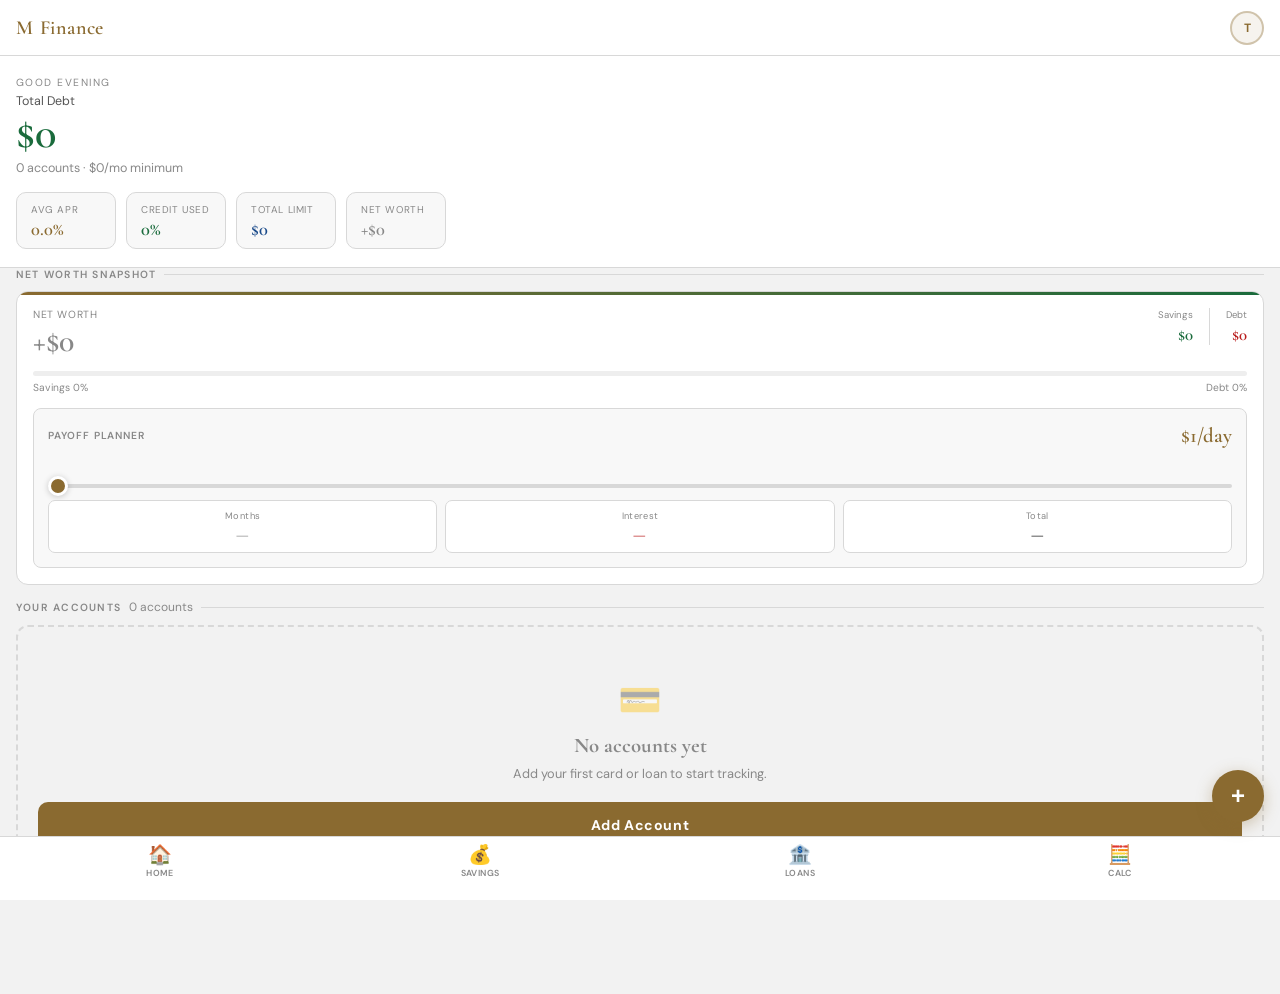
<file: index.html>
<!doctype html>
<html lang="en">
  <head>
    <meta charset="UTF-8" />
    <meta
      name="viewport"
      content="width=device-width,initial-scale=1.0,maximum-scale=1.0,user-scalable=no"
    />
    <title>My Cards — M Finance</title>
    <link
      href="https://fonts.googleapis.com/css2?family=Cormorant+Garamond:ital,wght@0,400;0,600;1,400&family=DM+Sans:wght@400;500;600;700&display=swap"
      rel="stylesheet"
    />
    <style>
      :root {
        --bg: #f2f2f2;
        --surface: #ffffff;
        --card: #f8f8f8;
        --card2: #eeeeee;
        --border: #d8d8d8;
        --ink: #111111;
        --ink-mid: #555555;
        --ink-muted: #888888;
        --gold: #8a6a30;
        --gold-bg: rgba(138, 106, 48, 0.08);
        --green: #1a6b3c;
        --green-bg: rgba(26, 107, 60, 0.07);
        --red: #b91c1c;
        --red-bg: rgba(185, 28, 28, 0.07);
        --blue: #1a4a8a;
        --blue-bg: rgba(26, 74, 138, 0.07);
        --purple: #5b3f8a;
        --purple-bg: rgba(91, 63, 138, 0.07);
        --nav-h: 56px;
        --bottom-h: 64px;
        --radius: 12px;
        --radius-sm: 8px;
      }
      *,
      *::before,
      *::after {
        box-sizing: border-box;
        margin: 0;
        padding: 0;
      }
      html {
        font-size: 16px;
        -webkit-text-size-adjust: 100%;
      }
      body {
        background: var(--bg);
        color: var(--ink);
        font-family: "DM Sans", sans-serif;
        font-weight: 400;
        min-height: 100vh;
        padding-bottom: calc(var(--bottom-h) + 16px);
        -webkit-font-smoothing: antialiased;
      }

      /* ── TOP NAV ── */
      .top-nav {
        position: sticky;
        top: 0;
        z-index: 200;
        background: var(--surface);
        border-bottom: 1px solid var(--border);
        display: flex;
        align-items: center;
        justify-content: space-between;
        padding: 0 16px;
        height: var(--nav-h);
      }
      .nav-logo {
        font-family: "Cormorant Garamond", serif;
        font-size: 1.25rem;
        font-weight: 600;
        color: var(--gold);
        text-decoration: none;
        letter-spacing: 0.04em;
      }
      .nav-right {
        display: flex;
        align-items: center;
        gap: 12px;
      }
      .nav-avatar {
        width: 34px;
        height: 34px;
        border-radius: 50%;
        background: var(--gold-bg);
        border: 2px solid rgba(138, 106, 48, 0.35);
        display: flex;
        align-items: center;
        justify-content: center;
        font-size: 0.75rem;
        font-weight: 700;
        color: var(--gold);
      }

      /* ── HERO BALANCE ── */
      .hero {
        background: var(--surface);
        border-bottom: 1px solid var(--border);
        padding: 20px 16px 16px;
        position: relative;
        overflow: hidden;
      }
      .hero-greeting {
        font-size: 0.65rem;
        color: var(--ink-muted);
        letter-spacing: 0.14em;
        text-transform: uppercase;
        margin-bottom: 4px;
      }
      .hero-label {
        font-size: 0.78rem;
        color: var(--ink-mid);
        margin-bottom: 2px;
      }
      .hero-amount {
        font-family: "Cormorant Garamond", serif;
        font-size: 2.8rem;
        font-weight: 600;
        line-height: 1;
        color: var(--red);
        margin-bottom: 4px;
      }
      .hero-amount.zero {
        color: var(--green);
      }
      .hero-sub {
        font-size: 0.78rem;
        color: var(--ink-muted);
      }

      /* Pill strip */
      .hero-pills {
        display: flex;
        gap: 10px;
        margin-top: 16px;
        overflow-x: auto;
        padding-bottom: 2px;
        scrollbar-width: none;
      }
      .hero-pills::-webkit-scrollbar {
        display: none;
      }
      .hero-pill {
        flex-shrink: 0;
        background: var(--card);
        border: 1px solid var(--border);
        border-radius: 10px;
        padding: 10px 14px;
        min-width: 100px;
      }
      .hp-label {
        font-size: 0.62rem;
        color: var(--ink-muted);
        letter-spacing: 0.06em;
        text-transform: uppercase;
        margin-bottom: 4px;
      }
      .hp-value {
        font-family: "Cormorant Garamond", serif;
        font-size: 1.15rem;
        font-weight: 600;
        line-height: 1;
      }
      .hp-value.green {
        color: var(--green);
      }
      .hp-value.red {
        color: var(--red);
      }
      .hp-value.gold {
        color: var(--gold);
      }
      .hp-value.blue {
        color: var(--blue);
      }

      /* ── SECTION ── */
      .section-pad {
        padding: 0 16px;
        margin-bottom: 14px;
      }
      .section-title {
        font-size: 0.65rem;
        font-weight: 600;
        letter-spacing: 0.12em;
        text-transform: uppercase;
        color: var(--ink-muted);
        margin-bottom: 10px;
        display: flex;
        align-items: center;
        gap: 8px;
      }
      .section-title::after {
        content: "";
        flex: 1;
        height: 1px;
        background: var(--border);
      }

      /* ── NET WORTH CARD ── */
      .nw-card {
        background: var(--surface);
        border: 1px solid var(--border);
        border-radius: var(--radius);
        padding: 16px;
        position: relative;
        overflow: hidden;
      }
      .nw-card::before {
        content: "";
        position: absolute;
        top: 0;
        left: 0;
        right: 0;
        height: 3px;
        background: linear-gradient(90deg, var(--gold), var(--green));
      }
      .nw-row {
        display: flex;
        justify-content: space-between;
        align-items: flex-start;
        margin-bottom: 14px;
      }
      .nw-main-label {
        font-size: 0.65rem;
        color: var(--ink-muted);
        margin-bottom: 4px;
        letter-spacing: 0.06em;
        text-transform: uppercase;
      }
      .nw-main-val {
        font-family: "Cormorant Garamond", serif;
        font-size: 2rem;
        font-weight: 600;
        line-height: 1;
      }
      .nw-main-val.pos {
        color: var(--green);
      }
      .nw-main-val.neg {
        color: var(--red);
      }
      .nw-main-val.zero {
        color: var(--ink-muted);
      }
      .nw-pillars {
        display: flex;
        gap: 16px;
      }
      .nw-p {
        text-align: right;
      }
      .nw-p-label {
        font-size: 0.6rem;
        color: var(--ink-muted);
        margin-bottom: 3px;
      }
      .nw-p-val {
        font-family: "Cormorant Garamond", serif;
        font-size: 1.05rem;
        font-weight: 600;
      }
      .nw-p-val.green {
        color: var(--green);
      }
      .nw-p-val.red {
        color: var(--red);
      }
      .nw-divider {
        width: 1px;
        background: var(--border);
        align-self: stretch;
      }

      /* Progress bar */
      .prog-bar {
        height: 5px;
        background: var(--card2);
        border-radius: 4px;
        overflow: hidden;
        display: flex;
        margin-bottom: 5px;
      }
      .prog-green {
        height: 100%;
        background: var(--green);
        transition: width 0.5s;
      }
      .prog-red {
        height: 100%;
        background: var(--red);
        transition: width 0.5s;
      }
      .prog-labels {
        display: flex;
        justify-content: space-between;
        font-size: 0.64rem;
        color: var(--ink-muted);
      }

      /* Payoff planner */
      .payoff-planner {
        background: var(--card);
        border: 1px solid var(--border);
        border-radius: var(--radius-sm);
        padding: 14px;
        margin-top: 14px;
      }
      .pp-header {
        display: flex;
        justify-content: space-between;
        align-items: center;
        margin-bottom: 10px;
      }
      .pp-label {
        font-size: 0.64rem;
        font-weight: 600;
        letter-spacing: 0.08em;
        text-transform: uppercase;
        color: var(--ink-muted);
      }
      .pp-daily {
        font-family: "Cormorant Garamond", serif;
        font-size: 1.3rem;
        font-weight: 600;
        color: var(--gold);
      }
      .pp-presets {
        display: flex;
        gap: 6px;
        margin-bottom: 12px;
        overflow-x: auto;
        padding-bottom: 2px;
        scrollbar-width: none;
      }
      .pp-presets::-webkit-scrollbar {
        display: none;
      }
      .pp-preset {
        flex-shrink: 0;
        background: var(--surface);
        border: 1px solid var(--border);
        border-radius: 6px;
        padding: 5px 10px;
        font-size: 0.68rem;
        font-weight: 500;
        color: var(--ink-mid);
        cursor: pointer;
        transition: all 0.12s;
        -webkit-tap-highlight-color: transparent;
        font-family: "DM Sans", sans-serif;
      }
      .pp-preset:active,
      .pp-preset.on {
        background: var(--gold-bg);
        border-color: rgba(138, 106, 48, 0.35);
        color: var(--gold);
      }
      input[type="range"].pp-range {
        width: 100%;
        -webkit-appearance: none;
        appearance: none;
        height: 4px;
        background: var(--border);
        border-radius: 4px;
        outline: none;
        cursor: pointer;
        margin-bottom: 12px;
      }
      input[type="range"].pp-range::-webkit-slider-thumb {
        -webkit-appearance: none;
        width: 20px;
        height: 20px;
        border-radius: 50%;
        background: var(--gold);
        cursor: pointer;
        border: 3px solid var(--surface);
        box-shadow: 0 1px 6px rgba(0, 0, 0, 0.2);
      }
      .pp-stats {
        display: grid;
        grid-template-columns: 1fr 1fr 1fr;
        gap: 8px;
      }
      .pp-stat {
        background: var(--surface);
        border: 1px solid var(--border);
        border-radius: 7px;
        padding: 9px 8px;
        text-align: center;
      }
      .pp-stat-label {
        font-size: 0.58rem;
        color: var(--ink-muted);
        margin-bottom: 3px;
        letter-spacing: 0.04em;
      }
      .pp-stat-val {
        font-family: "Cormorant Garamond", serif;
        font-size: 0.95rem;
        font-weight: 600;
      }

      /* ── ACCOUNT CARDS ── */
      .account-list {
        display: flex;
        flex-direction: column;
        gap: 10px;
      }
      .acct-card {
        background: var(--surface);
        border: 1px solid var(--border);
        border-radius: var(--radius);
        overflow: hidden;
        transition: transform 0.15s;
        animation: slideUp 0.3s ease both;
      }
      @keyframes slideUp {
        from {
          opacity: 0;
          transform: translateY(14px);
        }
        to {
          opacity: 1;
          transform: translateY(0);
        }
      }
      .acct-card:active {
        transform: scale(0.99);
      }
      .acct-stripe {
        height: 3px;
      }
      .acct-stripe.navy {
        background: #1a3a6b;
      }
      .acct-stripe.capital {
        background: #8b0000;
      }
      .acct-stripe.paypal {
        background: #003087;
      }
      .acct-stripe.amex {
        background: #007bc1;
      }
      .acct-stripe.discover {
        background: #e07000;
      }
      .acct-stripe.auto {
        background: var(--green);
      }
      .acct-stripe.personal {
        background: var(--purple);
      }
      .acct-stripe.custom {
        background: var(--ink-muted);
      }

      .acct-main {
        padding: 14px 14px 12px;
      }
      .acct-top {
        display: flex;
        justify-content: space-between;
        align-items: flex-start;
        margin-bottom: 10px;
      }
      .acct-name {
        font-weight: 600;
        font-size: 0.92rem;
        color: var(--ink);
        line-height: 1.2;
      }
      .acct-issuer {
        font-size: 0.68rem;
        color: var(--ink-muted);
        margin-top: 2px;
      }
      .acct-badge-row {
        display: flex;
        gap: 5px;
        margin-top: 4px;
        flex-wrap: wrap;
      }
      .acct-actions {
        display: flex;
        gap: 6px;
        margin-top: 2px;
      }
      .icon-btn {
        width: 30px;
        height: 30px;
        background: var(--card);
        border: 1px solid var(--border);
        border-radius: 7px;
        color: var(--ink-muted);
        font-size: 0.8rem;
        cursor: pointer;
        display: flex;
        align-items: center;
        justify-content: center;
        transition: all 0.12s;
        -webkit-tap-highlight-color: transparent;
      }
      .icon-btn:active {
        background: var(--card2);
      }
      .icon-btn.del:active {
        border-color: var(--red);
        color: var(--red);
      }

      .acct-balance {
        font-family: "Cormorant Garamond", serif;
        font-size: 2.2rem;
        font-weight: 600;
        line-height: 1;
        color: var(--ink);
        margin-bottom: 3px;
      }
      .acct-of {
        font-size: 0.72rem;
        color: var(--ink-muted);
        margin-bottom: 10px;
      }

      .util-track {
        height: 4px;
        background: var(--card2);
        border-radius: 4px;
        overflow: hidden;
        margin-bottom: 10px;
      }
      .util-fill {
        height: 100%;
        border-radius: 4px;
        transition: width 0.5s;
      }
      .util-fill.low {
        background: var(--green);
      }
      .util-fill.mid {
        background: var(--gold);
      }
      .util-fill.high {
        background: var(--red);
      }
      .util-fill.purple {
        background: var(--purple);
      }

      .acct-stats {
        display: grid;
        grid-template-columns: repeat(3, 1fr);
        gap: 6px;
        margin-bottom: 10px;
      }
      .stat-cell {
        background: var(--card);
        border: 1px solid var(--border);
        border-radius: 7px;
        padding: 9px 8px;
      }
      .stat-cell-lbl {
        font-size: 0.58rem;
        font-weight: 600;
        letter-spacing: 0.08em;
        text-transform: uppercase;
        color: var(--ink-muted);
        margin-bottom: 3px;
      }
      .stat-cell-val {
        font-family: "Cormorant Garamond", serif;
        font-size: 0.95rem;
        font-weight: 600;
        color: var(--ink);
      }
      .stat-cell-val.red {
        color: var(--red);
      }
      .stat-cell-val.green {
        color: var(--green);
      }
      .stat-cell-val.gold {
        color: var(--gold);
      }
      .stat-cell-val.purple {
        color: var(--purple);
      }

      .int-breakdown {
        background: var(--card);
        border: 1px solid var(--border);
        border-radius: 7px;
        padding: 11px;
        margin-bottom: 10px;
      }
      .int-bk-header {
        display: flex;
        justify-content: space-between;
        align-items: center;
        margin-bottom: 7px;
      }
      .int-bk-label {
        font-size: 0.6rem;
        font-weight: 600;
        letter-spacing: 0.08em;
        text-transform: uppercase;
        color: var(--ink-muted);
      }
      .int-bk-val {
        font-family: "Cormorant Garamond", serif;
        font-size: 0.95rem;
        font-weight: 600;
      }
      .int-bar {
        height: 4px;
        background: var(--card2);
        border-radius: 4px;
        overflow: hidden;
        display: flex;
        margin-bottom: 5px;
      }
      .int-bar-p {
        height: 100%;
        background: var(--border);
      }
      .int-bar-i {
        height: 100%;
      }
      .int-bar-legend {
        display: flex;
        justify-content: space-between;
        font-size: 0.62rem;
        color: var(--ink-muted);
      }

      .acct-footer {
        display: flex;
        justify-content: space-between;
        align-items: center;
        padding: 10px 14px;
        border-top: 1px solid var(--border);
        background: var(--card);
      }
      .priority-badge {
        display: inline-flex;
        align-items: center;
        gap: 4px;
        padding: 4px 9px;
        border-radius: 5px;
        font-size: 0.62rem;
        font-weight: 600;
        letter-spacing: 0.05em;
        text-transform: uppercase;
      }
      .pb-first {
        background: var(--red-bg);
        color: var(--red);
        border: 1px solid rgba(185, 28, 28, 0.2);
      }
      .pb-next {
        background: var(--gold-bg);
        color: var(--gold);
        border: 1px solid rgba(138, 106, 48, 0.2);
      }
      .pb-ok {
        background: var(--green-bg);
        color: var(--green);
        border: 1px solid rgba(26, 107, 60, 0.2);
      }
      .pb-done {
        background: var(--blue-bg);
        color: var(--blue);
        border: 1px solid rgba(26, 74, 138, 0.2);
      }
      .purpose-tag {
        display: inline-block;
        padding: 2px 7px;
        border-radius: 4px;
        font-size: 0.58rem;
        font-weight: 600;
        letter-spacing: 0.05em;
        text-transform: uppercase;
        background: var(--purple-bg);
        color: var(--purple);
        border: 1px solid rgba(91, 63, 138, 0.2);
      }
      .acct-payoff-info {
        text-align: right;
      }
      .apf-label {
        font-size: 0.62rem;
        color: var(--ink-muted);
      }
      .apf-val {
        font-family: "Cormorant Garamond", serif;
        font-size: 0.9rem;
        font-weight: 600;
        color: var(--gold);
      }

      /* ── AVALANCHE ── */
      .avalanche-card {
        background: var(--surface);
        border: 1px solid var(--border);
        border-top: 3px solid var(--gold);
        border-radius: var(--radius);
        padding: 16px;
      }
      .av-title {
        font-family: "Cormorant Garamond", serif;
        font-size: 1.2rem;
        font-weight: 600;
        margin-bottom: 4px;
      }
      .av-desc {
        font-size: 0.76rem;
        color: var(--ink-muted);
        margin-bottom: 14px;
        line-height: 1.5;
      }
      .av-list {
        display: flex;
        flex-direction: column;
        gap: 7px;
      }
      .av-row {
        display: flex;
        align-items: center;
        gap: 10px;
        background: var(--card);
        border: 1px solid var(--border);
        border-radius: var(--radius-sm);
        padding: 11px 12px;
      }
      .av-rank {
        font-family: "Cormorant Garamond", serif;
        font-size: 1.5rem;
        font-weight: 400;
        color: var(--ink-muted);
        min-width: 22px;
      }
      .av-rank.first {
        color: var(--red);
      }
      .av-info {
        flex: 1;
        min-width: 0;
      }
      .av-name {
        font-size: 0.85rem;
        font-weight: 600;
        white-space: nowrap;
        overflow: hidden;
        text-overflow: ellipsis;
      }
      .av-sub {
        font-size: 0.68rem;
        color: var(--red);
        font-weight: 500;
        margin-top: 1px;
      }
      .av-right {
        text-align: right;
        flex-shrink: 0;
      }
      .av-bal {
        font-family: "Cormorant Garamond", serif;
        font-size: 1.05rem;
        font-weight: 600;
      }
      .av-action {
        font-size: 0.65rem;
        color: var(--ink-muted);
        margin-top: 2px;
      }
      .av-action strong {
        color: var(--gold);
        display: block;
        font-size: 0.75rem;
      }

      /* ── EMPTY STATE ── */
      .empty {
        text-align: center;
        padding: 50px 20px;
        border: 2px dashed var(--border);
        border-radius: var(--radius);
      }
      .empty-icon {
        font-size: 2.2rem;
        opacity: 0.4;
        margin-bottom: 10px;
      }
      .empty h3 {
        font-family: "Cormorant Garamond", serif;
        font-size: 1.3rem;
        color: var(--ink-muted);
        margin-bottom: 7px;
      }
      .empty p {
        font-size: 0.8rem;
        color: var(--ink-muted);
        margin-bottom: 20px;
      }

      /* ── BOTTOM NAV ── */
      .bottom-nav {
        position: fixed;
        bottom: 0;
        left: 0;
        right: 0;
        z-index: 200;
        background: var(--surface);
        border-top: 1px solid var(--border);
        height: var(--bottom-h);
        display: flex;
        align-items: flex-start;
        padding-top: 8px;
        padding-bottom: env(safe-area-inset-bottom);
      }
      .bn-item {
        flex: 1;
        display: flex;
        flex-direction: column;
        align-items: center;
        gap: 3px;
        text-decoration: none;
        cursor: pointer;
        -webkit-tap-highlight-color: transparent;
        transition: opacity 0.12s;
        border: none;
        background: transparent;
        padding: 0;
      }
      .bn-item:active {
        opacity: 0.6;
      }
      .bn-icon {
        font-size: 1.2rem;
        line-height: 1;
      }
      .bn-label {
        font-size: 0.55rem;
        font-weight: 600;
        letter-spacing: 0.04em;
        text-transform: uppercase;
        color: var(--ink-muted);
      }
      .bn-item.active .bn-label {
        color: var(--gold);
      }

      /* ── ADD BUTTON ── */
      .fab {
        position: fixed;
        right: 16px;
        bottom: calc(var(--bottom-h) + 14px);
        z-index: 300;
        width: 52px;
        height: 52px;
        border-radius: 26px;
        background: var(--gold);
        border: none;
        display: flex;
        align-items: center;
        justify-content: center;
        font-size: 1.5rem;
        color: #fff;
        font-weight: 700;
        box-shadow: 0 4px 16px rgba(138, 106, 48, 0.35);
        cursor: pointer;
        transition:
          transform 0.15s,
          box-shadow 0.15s;
        -webkit-tap-highlight-color: transparent;
      }
      .fab:active {
        transform: scale(0.93);
        box-shadow: 0 2px 8px rgba(138, 106, 48, 0.25);
      }

      /* ── MODAL ── */
      .modal-overlay {
        position: fixed;
        inset: 0;
        background: rgba(0, 0, 0, 0.45);
        z-index: 500;
        display: flex;
        align-items: flex-end;
        opacity: 0;
        pointer-events: none;
        transition: opacity 0.2s;
      }
      .modal-overlay.open {
        opacity: 1;
        pointer-events: all;
      }
      .modal {
        background: var(--surface);
        border: 1px solid var(--border);
        border-radius: 20px 20px 0 0;
        padding: 20px 16px 36px;
        width: 100%;
        max-height: 92vh;
        overflow-y: auto;
        transform: translateY(100%);
        transition: transform 0.3s cubic-bezier(0.32, 0.72, 0, 1);
      }
      .modal-overlay.open .modal {
        transform: translateY(0);
      }
      .modal-handle {
        width: 32px;
        height: 4px;
        background: var(--border);
        border-radius: 2px;
        margin: 0 auto 18px;
      }
      .modal h2 {
        font-family: "Cormorant Garamond", serif;
        font-size: 1.5rem;
        font-weight: 600;
        color: var(--ink);
        margin-bottom: 18px;
      }

      .type-toggle {
        display: grid;
        grid-template-columns: repeat(3, 1fr);
        gap: 7px;
        margin-bottom: 18px;
      }
      .mode-btn {
        background: var(--card);
        border: 1px solid var(--border);
        border-radius: var(--radius-sm);
        color: var(--ink-mid);
        font-family: "DM Sans", sans-serif;
        font-size: 0.72rem;
        font-weight: 500;
        padding: 11px 5px;
        cursor: pointer;
        text-align: center;
        transition: all 0.12s;
        -webkit-tap-highlight-color: transparent;
      }
      .mode-btn:active {
        transform: scale(0.97);
      }
      .mode-btn.active {
        background: var(--gold-bg);
        border-color: rgba(138, 106, 48, 0.35);
        color: var(--gold);
      }
      .mode-btn.active.personal-btn {
        background: var(--purple-bg);
        border-color: rgba(91, 63, 138, 0.3);
        color: var(--purple);
      }

      .form-group {
        margin-bottom: 14px;
      }
      .form-group label {
        display: block;
        font-size: 0.65rem;
        font-weight: 600;
        letter-spacing: 0.08em;
        text-transform: uppercase;
        color: var(--ink-muted);
        margin-bottom: 7px;
      }
      .form-group input,
      .form-group select {
        width: 100%;
        background: var(--card);
        border: 1px solid var(--border);
        border-radius: var(--radius-sm);
        padding: 12px 14px;
        font-family: "DM Sans", sans-serif;
        font-size: 0.95rem;
        color: var(--ink);
        outline: none;
        transition: border-color 0.15s;
        -webkit-appearance: none;
        appearance: none;
        -moz-appearance: textfield;
      }
      .form-group input::-webkit-inner-spin-button {
        -webkit-appearance: none;
      }
      .form-group input:focus,
      .form-group select:focus {
        border-color: rgba(138, 106, 48, 0.5);
      }
      .form-row {
        display: grid;
        grid-template-columns: 1fr 1fr;
        gap: 10px;
      }

      .dp-preview {
        background: var(--card);
        border: 1px solid var(--border);
        border-radius: var(--radius-sm);
        padding: 12px;
        margin-bottom: 14px;
      }
      .dp-preview-title {
        font-size: 0.62rem;
        font-weight: 600;
        letter-spacing: 0.1em;
        text-transform: uppercase;
        color: var(--ink-muted);
        margin-bottom: 9px;
      }
      .dp-preview-grid {
        display: grid;
        grid-template-columns: 1fr 1fr 1fr;
        gap: 7px;
      }
      .dp-stat-lbl {
        font-size: 0.62rem;
        color: var(--ink-muted);
        margin-bottom: 3px;
      }
      .dp-stat-val {
        font-family: "Cormorant Garamond", serif;
        font-size: 0.95rem;
        font-weight: 600;
      }

      .modal-actions {
        display: flex;
        gap: 9px;
        margin-top: 18px;
      }
      .btn-save {
        flex: 1;
        padding: 14px;
        background: var(--gold);
        border: none;
        border-radius: var(--radius-sm);
        color: #fff;
        font-family: "DM Sans", sans-serif;
        font-size: 0.88rem;
        font-weight: 700;
        letter-spacing: 0.04em;
        cursor: pointer;
        transition: opacity 0.15s;
        -webkit-tap-highlight-color: transparent;
      }
      .btn-save:active {
        opacity: 0.85;
      }
      .btn-save.personal-save {
        background: var(--purple);
      }
      .btn-cancel {
        padding: 14px 18px;
        background: var(--card);
        border: 1px solid var(--border);
        border-radius: var(--radius-sm);
        color: var(--ink-muted);
        font-family: "DM Sans", sans-serif;
        font-size: 0.88rem;
        font-weight: 500;
        cursor: pointer;
        -webkit-tap-highlight-color: transparent;
      }
      .btn-cancel:active {
        background: var(--card2);
      }

      button {
        touch-action: manipulation;
      }
      select {
        color: var(--ink);
      }
      select option {
        background: var(--surface);
        color: var(--ink);
      }
    </style>
  </head>
  <body>
    <!-- TOP NAV -->
    <nav class="top-nav">
      <a href="index.html" class="nav-logo">M Finance</a>
      <div class="nav-right">
        <div class="nav-avatar">T</div>
      </div>
    </nav>

    <!-- HERO -->
    <div class="hero">
      <div class="hero-greeting">Good morning</div>
      <!-- updated by JS -->
      <div class="hero-label">Total Debt</div>
      <div class="hero-amount" id="hero-amount">$0</div>
      <div class="hero-sub" id="hero-sub">0 accounts · $0/mo minimum</div>
      <div class="hero-pills">
        <div class="hero-pill">
          <div class="hp-label">Avg APR</div>
          <div class="hp-value gold" id="pill-apr">0%</div>
        </div>
        <div class="hero-pill">
          <div class="hp-label">Credit Used</div>
          <div class="hp-value" id="pill-util" style="color: var(--ink-muted)">
            0%
          </div>
        </div>
        <div class="hero-pill">
          <div class="hp-label">Total Limit</div>
          <div class="hp-value blue" id="pill-limit">$0</div>
        </div>
        <div class="hero-pill">
          <div class="hp-label">Net Worth</div>
          <div class="hp-value" id="pill-nw" style="color: var(--ink-muted)">
            $0
          </div>
        </div>
      </div>
    </div>

    <!-- NET WORTH SNAPSHOT -->
    <div class="section-pad">
      <div class="section-title">Net Worth Snapshot</div>
      <div class="nw-card">
        <div class="nw-row">
          <div>
            <div class="nw-main-label">Net Worth</div>
            <div class="nw-main-val zero" id="nw-val">$0</div>
          </div>
          <div class="nw-pillars">
            <div class="nw-p">
              <div class="nw-p-label">Savings</div>
              <div class="nw-p-val green" id="nw-savings">$0</div>
            </div>
            <div class="nw-divider"></div>
            <div class="nw-p">
              <div class="nw-p-label">Debt</div>
              <div class="nw-p-val red" id="nw-debt">$0</div>
            </div>
          </div>
        </div>
        <div class="prog-bar" style="margin-bottom: 5px">
          <div class="prog-green" id="nw-bar-sav" style="width: 0%"></div>
          <div class="prog-red" id="nw-bar-dbt" style="width: 0%"></div>
        </div>
        <div class="prog-labels">
          <span id="nw-bar-sav-lbl">Savings 0%</span>
          <span id="nw-bar-dbt-lbl">Debt 0%</span>
        </div>

        <!-- Payoff Planner -->
        <div class="payoff-planner">
          <div class="pp-header">
            <div class="pp-label">Payoff Planner</div>
            <div class="pp-daily" id="pp-daily">$10/day</div>
          </div>
          <div class="pp-presets" id="pp-presets"></div>
          <input
            type="range"
            class="pp-range"
            id="pp-slider"
            min="1"
            max="300"
            step="1"
            value="10"
            oninput="onSlider()"
          />
          <div class="pp-stats">
            <div class="pp-stat">
              <div class="pp-stat-label">Months</div>
              <div
                class="pp-stat-val"
                id="pp-months"
                style="color: var(--ink-muted)"
              >
                —
              </div>
            </div>
            <div class="pp-stat">
              <div class="pp-stat-label">Interest</div>
              <div
                class="pp-stat-val"
                id="pp-interest"
                style="color: var(--red)"
              >
                —
              </div>
            </div>
            <div class="pp-stat">
              <div class="pp-stat-label">Total</div>
              <div class="pp-stat-val" id="pp-total" style="color: var(--ink)">
                —
              </div>
            </div>
          </div>
        </div>
      </div>
    </div>

    <!-- ACCOUNTS -->
    <div class="section-pad" id="accounts-section">
      <div class="section-title">
        <span>Your Accounts</span>
        <span
          id="acct-count"
          style="
            color: var(--ink-muted);
            font-weight: 400;
            letter-spacing: 0;
            text-transform: none;
            font-size: 0.75rem;
          "
          >0 accounts</span
        >
      </div>
      <div class="account-list" id="account-list"></div>
    </div>

    <!-- AVALANCHE -->
    <div class="section-pad" id="avalanche-wrap" style="display: none">
      <div class="section-title">Debt Avalanche Strategy</div>
      <div class="avalanche-card">
        <div class="av-title">Highest Rate First</div>
        <div class="av-desc">
          Pay minimums everywhere. Put every extra dollar toward the highest
          APR. Saves the most interest.
        </div>
        <div class="av-list" id="avalanche-list"></div>
      </div>
    </div>

    <!-- FAB -->
    <button class="fab" onclick="openModal()" aria-label="Add account">
      +
    </button>

    <!-- BOTTOM NAV (Cards tab removed) -->
    <nav class="bottom-nav">
      <a href="index.html" class="bn-item">
        <div class="bn-icon">🏠</div>
        <div class="bn-label">Home</div>
      </a>
      <a href="savings.html" class="bn-item">
        <div class="bn-icon">💰</div>
        <div class="bn-label">Savings</div>
      </a>
      <a href="home-calculator.html" class="bn-item">
        <div class="bn-icon">🏦</div>
        <div class="bn-label">Loans</div>
      </a>
      <a href="loan-calculator.html" class="bn-item">
        <div class="bn-icon">🧮</div>
        <div class="bn-label">Calc</div>
      </a>
    </nav>

    <!-- MODAL -->
    <div class="modal-overlay" id="modal-overlay" onclick="closeOutside(event)">
      <div class="modal">
        <div class="modal-handle"></div>
        <h2 id="modal-title">Add Account</h2>
        <div class="type-toggle">
          <button
            type="button"
            class="mode-btn active"
            id="type-btn-card"
            onclick="setType('card')"
          >
            <span style="display: block; margin-bottom: 3px; font-size: 1rem"
              >💳</span
            >Credit Card
          </button>
          <button
            type="button"
            class="mode-btn"
            id="type-btn-auto"
            onclick="setType('auto')"
          >
            <span style="display: block; margin-bottom: 3px; font-size: 1rem"
              >🚗</span
            >Auto Loan
          </button>
          <button
            type="button"
            class="mode-btn personal-btn"
            id="type-btn-personal"
            onclick="setType('personal')"
          >
            <span style="display: block; margin-bottom: 3px; font-size: 1rem"
              >🏦</span
            >Personal
          </button>
        </div>
        <div class="form-group">
          <label id="f-name-lbl">Card Name</label>
          <input
            type="text"
            id="f-name"
            placeholder="e.g. Navy Federal Cash Rewards"
            autocomplete="off"
          />
        </div>
        <div class="form-row">
          <div class="form-group">
            <label id="f-issuer-lbl">Issuer</label>
            <select id="f-issuer">
              <option value="navy">Navy Federal</option>
              <option value="capital">Capital One</option>
              <option value="paypal">PayPal/Synchrony</option>
              <option value="amex">Amex</option>
              <option value="discover">Discover</option>
              <option value="auto">Auto Lender</option>
              <option value="personal">Personal Lender</option>
              <option value="custom">Other</option>
            </select>
          </div>
          <div class="form-group">
            <label>Last 4 (opt.)</label>
            <input
              type="number"
              id="f-last4"
              placeholder="0000"
              maxlength="4"
            />
          </div>
        </div>
        <div class="form-row">
          <div class="form-group">
            <label>Balance ($)</label>
            <input
              type="number"
              id="f-balance"
              placeholder="2500"
              min="0"
              step="0.01"
              oninput="updateDP()"
            />
          </div>
          <div class="form-group">
            <label id="f-limit-lbl">Credit Limit ($)</label>
            <input type="number" id="f-limit" placeholder="5000" min="0" />
          </div>
        </div>
        <div class="form-row">
          <div class="form-group">
            <label>APR (%)</label>
            <input
              type="number"
              id="f-apr"
              placeholder="22.99"
              min="0"
              max="100"
              step="0.01"
              oninput="updateDP()"
            />
          </div>
          <div class="form-group">
            <label id="f-min-lbl">Min Payment ($)</label>
            <input type="number" id="f-min" placeholder="Auto" min="0" />
          </div>
        </div>
        <div class="form-group" id="term-grp" style="display: none">
          <label>Remaining Term (months)</label>
          <input
            type="number"
            id="f-term"
            placeholder="48"
            min="1"
            max="360"
            oninput="updateDP()"
          />
        </div>
        <div class="form-group" id="dp-grp" style="display: none">
          <label
            >Down Payment ($)
            <span
              style="
                font-weight: 400;
                text-transform: none;
                letter-spacing: 0;
                color: var(--ink-muted);
              "
              >optional</span
            ></label
          >
          <input
            type="number"
            id="f-dp"
            placeholder="0"
            min="0"
            oninput="updateDP()"
          />
        </div>
        <div class="dp-preview" id="dp-preview" style="display: none">
          <div class="dp-preview-title">Down Payment Impact</div>
          <div class="dp-preview-grid">
            <div>
              <div class="dp-stat-lbl">Financed</div>
              <div class="dp-stat-val" id="dp-financed">—</div>
            </div>
            <div>
              <div class="dp-stat-lbl">Monthly</div>
              <div
                class="dp-stat-val"
                id="dp-monthly"
                style="color: var(--gold)"
              >
                —
              </div>
            </div>
            <div>
              <div class="dp-stat-lbl">Int. Saved</div>
              <div
                class="dp-stat-val"
                id="dp-saved"
                style="color: var(--green)"
              >
                —
              </div>
            </div>
          </div>
        </div>
        <div class="form-group" id="purpose-grp" style="display: none">
          <label>Purpose (opt.)</label>
          <input
            type="text"
            id="f-purpose"
            placeholder="e.g. Debt consolidation"
          />
        </div>
        <div class="modal-actions">
          <button class="btn-cancel" onclick="closeModal()">Cancel</button>
          <button class="btn-save" id="btn-save" onclick="saveCard()">
            Save Account
          </button>
        </div>
      </div>
    </div>

    <script>
      const SK = "mfinance_cards_v1",
        SAVK = "mfinance_savings_v1";
      let cards = [],
        entryType = "card",
        editId = null;

      const $ = (id) => document.getElementById(id);
      function loadCards() {
        try {
          cards = JSON.parse(localStorage.getItem(SK)) || [];
        } catch {
          cards = [];
        }
      }
      function saveCards() {
        localStorage.setItem(SK, JSON.stringify(cards));
      }
      function uid() {
        return Date.now().toString(36) + Math.random().toString(36).slice(2);
      }
      function fmt(n) {
        if (isNaN(n)) return "$0";
        return (
          "$" +
          n.toLocaleString("en-US", {
            minimumFractionDigits: 0,
            maximumFractionDigits: 2,
          })
        );
      }
      function fmtS(n) {
        if (n >= 1e6) return "$" + (n / 1e6).toFixed(1) + "M";
        if (n >= 1000) return "$" + (n / 1000).toFixed(1) + "K";
        return "$" + Math.round(n);
      }
      function getSavings() {
        try {
          return (JSON.parse(localStorage.getItem(SAVK)) || []).reduce(
            (s, e) => s + (e.amount || 0),
            0,
          );
        } catch {
          return 0;
        }
      }
      function monthsToPayoff(bal, apr, pmt) {
        if (!bal || bal <= 0) return 0;
        const r = apr / 100 / 12;
        if (r === 0) return pmt > 0 ? Math.ceil(bal / pmt) : 9999;
        if (pmt <= bal * r) return 9999;
        return Math.ceil(-Math.log(1 - (bal * r) / pmt) / Math.log(1 + r));
      }
      function loanPmt(p, apr, n) {
        const r = apr / 100 / 12;
        if (r === 0) return p / n;
        return (p * r * Math.pow(1 + r, n)) / (Math.pow(1 + r, n) - 1);
      }
      function calcInt(bal, apr, pmt) {
        if (!bal || bal <= 0 || !pmt || pmt <= 0) return 0;
        const r = apr / 100 / 12;
        let b = bal,
          int = 0,
          g = 0;
        while (b > 0.005 && g++ < 1200) {
          const ic = b * r;
          int += ic;
          b = b + ic - pmt;
          if (b < 0) b = 0;
        }
        return g >= 1200 ? 0 : Math.max(0, int);
      }
      function calcIntSim(bal, apr, mo) {
        if (!bal || bal <= 0 || !mo || mo <= 0) return Infinity;
        const r = apr / 100 / 12;
        if (r > 0 && mo <= bal * r) return Infinity;
        let b = bal,
          int = 0,
          g = 0;
        while (b > 0.005 && g++ < 2400) {
          const ic = b * r;
          int += ic;
          b = b + ic - mo;
          if (b < 0) b = 0;
        }
        return g >= 2400 ? Infinity : Math.max(0, int);
      }
      function payoffDate(months) {
        if (months >= 9999) return "Never";
        const d = new Date();
        d.setMonth(d.getMonth() + months);
        return d.toLocaleDateString("en-US", {
          month: "short",
          year: "numeric",
        });
      }
      function utilCls(pct) {
        return pct < 30 ? "low" : pct < 60 ? "mid" : "high";
      }
      function issuerColor(iss, type) {
        if (type === "personal") return "personal";
        return (
          {
            navy: "navy",
            capital: "capital",
            paypal: "paypal",
            amex: "amex",
            discover: "discover",
            auto: "auto",
            personal: "personal",
            custom: "custom",
          }[iss] || "custom"
        );
      }
      function issuerLabel(iss) {
        return (
          {
            navy: "Navy Federal",
            capital: "Capital One",
            paypal: "PayPal/Synchrony",
            amex: "American Express",
            discover: "Discover",
            auto: "Auto Lender",
            personal: "Personal Lender",
            custom: "Other",
          }[iss] || "Other"
        );
      }
      function getMin(c) {
        const bal = c.balance || 0,
          apr = c.apr || 0,
          term = c.term || 60;
        const isLoan = c.type === "auto" || c.type === "personal";
        const rawMin = c.min || 0;
        if (isLoan) return rawMin || loanPmt(bal, apr, term);
        const autoMin = bal > 0 ? Math.max(25, bal * 0.02) : 0;
        return rawMin > 0 && rawMin < bal ? rawMin : autoMin;
      }

      function render() {
        renderHero();
        renderNW();
        renderCards();
        renderAvalanche();
      }

      function renderHero() {
        const totalDebt = cards.reduce((s, c) => s + (c.balance || 0), 0);
        const totalMin = cards.reduce((s, c) => s + getMin(c), 0);
        const totalLimit = cards.reduce((s, c) => s + (c.limit || 0), 0);
        const wAPR =
          totalDebt > 0
            ? cards.reduce((s, c) => s + (c.apr || 0) * (c.balance || 0), 0) /
              totalDebt
            : 0;
        const util = totalLimit > 0 ? (totalDebt / totalLimit) * 100 : 0;
        const savings = getSavings();
        const heroEl = $("hero-amount");
        heroEl.textContent = fmtS(totalDebt);
        heroEl.className = "hero-amount" + (totalDebt === 0 ? " zero" : "");
        $("hero-sub").textContent =
          cards.length +
          " account" +
          (cards.length !== 1 ? "s" : "") +
          " · " +
          fmt(totalMin) +
          "/mo minimum";
        $("pill-apr").textContent = wAPR.toFixed(1) + "%";
        const utilEl = $("pill-util");
        utilEl.textContent = util.toFixed(0) + "%";
        utilEl.style.color =
          util < 30 ? "var(--green)" : util < 60 ? "var(--gold)" : "var(--red)";
        $("pill-limit").textContent = fmtS(totalLimit);
        const nw = savings - totalDebt;
        const nwPill = $("pill-nw");
        nwPill.textContent = (nw >= 0 ? "+" : "") + fmtS(nw);
        nwPill.style.color =
          nw > 0 ? "var(--green)" : nw < 0 ? "var(--red)" : "var(--ink-muted)";
      }

      function renderNW() {
        const savings = getSavings();
        const totalDebt = cards.reduce((s, c) => s + (c.balance || 0), 0);
        const nw = savings - totalDebt;
        const nwEl = $("nw-val");
        nwEl.textContent = (nw >= 0 ? "+" : "") + fmt(nw);
        nwEl.className =
          "nw-main-val " + (nw > 0 ? "pos" : nw < 0 ? "neg" : "zero");
        $("nw-savings").textContent = fmt(savings);
        $("nw-debt").textContent = fmt(totalDebt);
        const tot = savings + totalDebt;
        const sp = tot > 0 ? (savings / tot) * 100 : 0,
          dp = tot > 0 ? (totalDebt / tot) * 100 : 0;
        $("nw-bar-sav").style.width = sp.toFixed(1) + "%";
        $("nw-bar-dbt").style.width = dp.toFixed(1) + "%";
        $("nw-bar-sav-lbl").textContent = "Savings " + sp.toFixed(0) + "%";
        $("nw-bar-dbt-lbl").textContent = "Debt " + dp.toFixed(0) + "%";
        initSlider(totalDebt);
      }

      function initSlider(totalDebt) {
        const wAPR =
          totalDebt > 0
            ? cards.reduce((s, c) => s + (c.apr || 0) * (c.balance || 0), 0) /
              totalDebt
            : 20;
        const totalMin = cards.reduce((s, c) => s + getMin(c), 0);
        const minD = Math.max(1, Math.ceil(totalMin / 30.4));
        const d2yr =
          totalDebt > 0 ? Math.ceil(loanPmt(totalDebt, wAPR, 24) / 30.4) : 15;
        const d1yr =
          totalDebt > 0 ? Math.ceil(loanPmt(totalDebt, wAPR, 12) / 30.4) : 30;
        const slMax = Math.max(300, d1yr * 2);
        const sl = $("pp-slider");
        sl.min = 1;
        sl.max = slMax;
        sl.value = minD;
        const pre = $("pp-presets");
        pre.innerHTML = "";
        if (totalDebt > 0) {
          [
            { l: "Min", v: minD },
            { l: "2-yr", v: d2yr },
            { l: "1-yr", v: d1yr },
          ].forEach((p) => {
            const btn = document.createElement("button");
            btn.className = "pp-preset";
            btn.textContent = "$" + p.v + "/day · " + p.l;
            btn.onclick = () => {
              sl.value = Math.min(p.v, slMax);
              updateSlider(totalDebt, wAPR);
            };
            pre.appendChild(btn);
          });
        }
        sl.oninput = () => updateSlider(totalDebt, wAPR);
        updateSlider(totalDebt, wAPR);
      }

      function onSlider() {
        const td = cards.reduce((s, c) => s + (c.balance || 0), 0);
        const wAPR =
          td > 0
            ? cards.reduce((s, c) => s + (c.apr || 0) * (c.balance || 0), 0) /
              td
            : 20;
        updateSlider(td, wAPR);
      }

      function updateSlider(totalDebt, wAPR) {
        const daily = parseFloat($("pp-slider").value),
          monthly = daily * 30.4;
        $("pp-daily").textContent = "$" + daily + "/day";
        if (!totalDebt) {
          $("pp-months").textContent =
            $("pp-interest").textContent =
            $("pp-total").textContent =
              "—";
          return;
        }
        const months = monthsToPayoff(totalDebt, wAPR, monthly);
        const interest = calcIntSim(totalDebt, wAPR, monthly);
        const mEl = $("pp-months");
        if (months >= 9999 || !isFinite(interest)) {
          mEl.textContent = "Never";
          mEl.style.color = "var(--red)";
          $("pp-interest").textContent = "∞";
          $("pp-total").textContent = "∞";
        } else {
          mEl.textContent = months + "mo";
          mEl.style.color =
            months <= 12
              ? "var(--green)"
              : months <= 36
                ? "var(--gold)"
                : "var(--red)";
          const iEl = $("pp-interest");
          iEl.textContent = "$" + Math.round(interest).toLocaleString();
          iEl.style.color =
            interest / totalDebt < 0.1
              ? "var(--green)"
              : interest / totalDebt < 0.4
                ? "var(--gold)"
                : "var(--red)";
          $("pp-total").textContent =
            "$" + Math.round(totalDebt + interest).toLocaleString();
        }
      }

      function renderCards() {
        const list = $("account-list");
        $("acct-count").textContent =
          cards.length + " account" + (cards.length !== 1 ? "s" : "");
        if (!cards.length) {
          list.innerHTML = `<div class="empty"><div class="empty-icon">💳</div><h3>No accounts yet</h3><p>Add your first card or loan to start tracking.</p><button class="btn-save" onclick="openModal()" style="display:block;width:100%;border-radius:10px">Add Account</button></div>`;
          return;
        }
        const sorted = [...cards].sort((a, b) => (b.apr || 0) - (a.apr || 0));
        const firstId = sorted[0]?.id,
          secondId = sorted[1]?.id;
        list.innerHTML = "";
        cards.forEach((c, idx) => {
          const isAuto = c.type === "auto",
            isPersonal = c.type === "personal",
            isLoan = isAuto || isPersonal;
          const bal = c.balance || 0,
            limit = c.limit || 0,
            apr = c.apr || 0,
            term = c.term || 60;
          const pmt = getMin(c);
          const util = limit > 0 ? (bal / limit) * 100 : 0;
          const months = monthsToPayoff(bal, apr, pmt);
          const monthlyInt = bal * (apr / 100 / 12);
          const totalInt = bal > 0 && pmt > 0 ? calcInt(bal, apr, pmt) : 0;
          const intPct = bal > 0 ? (totalInt / bal) * 100 : 0;
          const intBarW = Math.min((totalInt / (bal + totalInt)) * 100, 100);
          const last4 = c.last4 ? " ···· " + c.last4 : "";
          const color = issuerColor(c.issuer, c.type);
          const intColor = isPersonal
            ? "var(--purple)"
            : isAuto
              ? "var(--green)"
              : intPct > 50
                ? "var(--red)"
                : intPct > 25
                  ? "var(--gold)"
                  : "var(--green)";

          let badge = "";
          if (bal <= 0)
            badge = `<span class="priority-badge pb-done">Paid Off</span>`;
          else if (c.id === firstId)
            badge = `<span class="priority-badge pb-first">⚡ Pay First</span>`;
          else if (c.id === secondId)
            badge = `<span class="priority-badge pb-next">Pay Next</span>`;
          else badge = `<span class="priority-badge pb-ok">On Track</span>`;

          const purposeTag =
            isPersonal && c.purpose
              ? `<span class="purpose-tag">${c.purpose}</span>`
              : "";
          const dpBadge =
            c.downpayment > 0
              ? `<span style="font-size:0.62rem;color:var(--green);font-weight:600">↓ ${fmt(c.downpayment)} down</span>`
              : "";

          const thirdLbl = isLoan ? "Months Left" : "Monthly Int.";
          const thirdVal = isLoan
            ? months < 9999
              ? months + " mo"
              : "∞"
            : fmt(monthlyInt);
          const thirdCls = isPersonal ? "purple" : isAuto ? "green" : "red";

          let progressBar = "";
          if (isLoan) {
            const prog = Math.min(
              (((c.origTerm || term) - term) / (c.origTerm || term)) * 100,
              100,
            );
            progressBar = `<div style="margin-bottom:3px;font-size:0.58rem;font-weight:600;letter-spacing:0.08em;text-transform:uppercase;color:var(--ink-muted)">Loan Progress</div><div class="util-track"><div class="util-fill ${isPersonal ? "purple" : "low"}" style="width:${prog.toFixed(1)}%"></div></div>`;
          } else if (limit > 0) {
            progressBar = `<div class="util-track"><div class="util-fill ${utilCls(util)}" style="width:${Math.min(util, 100).toFixed(1)}%"></div></div>`;
          } else {
            progressBar = '<div style="margin-bottom:10px"></div>';
          }

          const el = document.createElement("div");
          el.className = "acct-card";
          el.style.animationDelay = idx * 0.06 + "s";
          el.innerHTML = `
      <div class="acct-stripe ${color}"></div>
      <div class="acct-main">
        <div class="acct-top">
          <div>
            <div class="acct-name">${c.name || "Unnamed"}${last4}</div>
            <div class="acct-issuer">${isPersonal ? "Personal · " : isAuto ? "Auto · " : ""}${issuerLabel(c.issuer)}</div>
            <div class="acct-badge-row">${purposeTag}${dpBadge}</div>
          </div>
          <div class="acct-actions">
            <button class="icon-btn" onclick="openModal('${c.id}')" aria-label="Edit">✎</button>
            <button class="icon-btn del" onclick="delCard('${c.id}')" aria-label="Delete">✕</button>
          </div>
        </div>
        <div class="acct-balance">${fmtS(bal)}</div>
        <div class="acct-of">${limit > 0 ? (isLoan ? "of original " : "of ") + fmtS(limit) : ""}</div>
        ${progressBar}
        <div class="acct-stats">
          <div class="stat-cell"><div class="stat-cell-lbl">APR</div><div class="stat-cell-val ${isPersonal ? "purple" : "red"}">${apr}%</div></div>
          <div class="stat-cell"><div class="stat-cell-lbl">${isLoan ? "Payment" : "Min. Due"}</div><div class="stat-cell-val">${fmt(pmt)}</div></div>
          <div class="stat-cell"><div class="stat-cell-lbl">${thirdLbl}</div><div class="stat-cell-val ${thirdCls}">${thirdVal}</div></div>
        </div>
        ${
          bal > 0 && months < 9999
            ? `<div class="int-breakdown">
          <div class="int-bk-header"><span class="int-bk-label">Total Interest</span><span class="int-bk-val" style="color:${intColor}">${fmt(totalInt)}</span></div>
          <div class="int-bar"><div class="int-bar-p" style="width:${100 - intBarW}%"></div><div class="int-bar-i" style="width:${intBarW}%;background:${intColor}"></div></div>
          <div class="int-bar-legend"><span>Principal ${fmt(bal)}</span><span style="color:${intColor}">Interest ${fmt(totalInt)}</span></div>
        </div>`
            : ""
        }
      </div>
      <div class="acct-footer">
        <div>${badge}</div>
        <div class="acct-payoff-info">
          <div class="apf-label">${isLoan ? "Payoff date" : "Payoff at min"}</div>
          <div class="apf-val">${bal > 0 ? payoffDate(months) : "—"}</div>
        </div>
      </div>`;
          list.appendChild(el);
        });
      }

      function renderAvalanche() {
        const wrap = $("avalanche-wrap");
        const active = cards.filter((c) => (c.balance || 0) > 0);
        if (!active.length) {
          wrap.style.display = "none";
          return;
        }
        wrap.style.display = "block";
        const sorted = [...active].sort((a, b) => (b.apr || 0) - (a.apr || 0));
        $("avalanche-list").innerHTML = sorted
          .map((c, i) => {
            const months = monthsToPayoff(
              c.balance || 0,
              c.apr || 0,
              getMin(c),
            );
            return `<div class="av-row">
      <div class="av-rank ${i === 0 ? "first" : ""}">${i + 1}</div>
      <div class="av-info">
        <div class="av-name">${c.name || "Unnamed"}</div>
        <div class="av-sub">${c.apr || 0}% APR</div>
      </div>
      <div class="av-right">
        <div class="av-bal">${fmtS(c.balance || 0)}</div>
        <div class="av-action">${i === 0 ? "<strong>Pay extra here</strong>highest interest" : `<strong>${months < 9999 ? months + " mo" : "∞"}</strong>to payoff`}</div>
      </div>
    </div>`;
          })
          .join("");
      }

      // ── MODAL ──────────────────────────────────────────────────────────────────
      function openModal(id) {
        editId = id || null;
        $("modal-title").textContent = id ? "Edit Account" : "Add Account";
        if (id) {
          const c = cards.find((x) => x.id === id);
          if (c) {
            setType(c.type || "card");
            $("f-name").value = c.name || "";
            $("f-issuer").value = c.issuer || "custom";
            $("f-last4").value = c.last4 || "";
            $("f-balance").value = c.balance || "";
            $("f-limit").value = c.limit || "";
            $("f-apr").value = c.apr || "";
            $("f-min").value = c.min || "";
            if (c.type === "auto" || c.type === "personal") {
              $("f-term").value = c.term || "";
              $("f-dp").value = c.downpayment || "";
            }
            if (c.type === "personal") $("f-purpose").value = c.purpose || "";
            updateDP();
          }
        } else {
          setType("card");
          [
            "f-name",
            "f-last4",
            "f-balance",
            "f-limit",
            "f-apr",
            "f-min",
            "f-term",
            "f-dp",
            "f-purpose",
          ].forEach((fid) => {
            const el = $(fid);
            if (el) el.value = "";
          });
          $("dp-preview").style.display = "none";
        }
        $("modal-overlay").classList.add("open");
        document.body.style.overflow = "hidden";
      }
      function closeModal() {
        $("modal-overlay").classList.remove("open");
        document.body.style.overflow = "";
        editId = null;
      }
      function closeOutside(e) {
        if (e.target === $("modal-overlay")) closeModal();
      }

      function setType(type) {
        entryType = type;
        ["card", "auto", "personal"].forEach((t) =>
          $("type-btn-" + t).classList.toggle("active", t === type),
        );
        const isLoan = type === "auto" || type === "personal",
          isP = type === "personal";
        $("f-name-lbl").textContent = isLoan ? "Loan Name" : "Card Name";
        $("f-name").placeholder = isP
          ? "e.g. SoFi Personal Loan"
          : type === "auto"
            ? "e.g. Toyota Camry Loan"
            : "e.g. Navy Federal Cash Rewards";
        $("f-issuer-lbl").textContent = isLoan ? "Lender" : "Issuer";
        $("f-issuer").value = isP
          ? "personal"
          : type === "auto"
            ? "auto"
            : "navy";
        $("f-limit-lbl").textContent = isLoan
          ? "Original Amount ($)"
          : "Credit Limit ($)";
        $("f-limit").placeholder = isP
          ? "15000"
          : type === "auto"
            ? "25000"
            : "5000";
        $("f-min-lbl").textContent = isLoan
          ? "Monthly Payment ($)"
          : "Min. Payment ($)";
        $("f-apr").placeholder = isP
          ? "11.99"
          : type === "auto"
            ? "7.5"
            : "22.99";
        $("term-grp").style.display = isLoan ? "block" : "none";
        $("dp-grp").style.display = isLoan ? "block" : "none";
        $("purpose-grp").style.display = isP ? "block" : "none";
        $("btn-save").classList.toggle("personal-save", isP);
        if (!isLoan) $("dp-preview").style.display = "none";
        updateDP();
      }

      function updateDP() {
        const isLoan = entryType === "auto" || entryType === "personal";
        if (!isLoan) return;
        const bal = parseFloat($("f-balance").value) || 0,
          apr = parseFloat($("f-apr").value) || 0,
          term = parseInt($("f-term").value) || 0,
          dp = parseFloat($("f-dp").value) || 0;
        const prev = $("dp-preview");
        if (!bal || !apr || !term) {
          prev.style.display = "none";
          return;
        }
        const financed = Math.max(0, bal - dp);
        const moNoDp = loanPmt(bal, apr, term),
          moWith = dp > 0 ? loanPmt(financed, apr, term) : moNoDp;
        const intNoDp = calcInt(bal, apr, moNoDp),
          intWith = dp > 0 ? calcInt(financed, apr, moWith) : intNoDp;
        $("dp-financed").textContent = fmt(financed);
        $("dp-monthly").textContent = fmt(moWith);
        $("dp-saved").textContent =
          dp > 0 ? fmt(Math.max(0, intNoDp - intWith)) : "$0";
        prev.style.display = "block";
      }

      function saveCard() {
        const name = $("f-name").value.trim();
        if (!name) {
          $("f-name").focus();
          return;
        }
        const isLoan = entryType === "auto" || entryType === "personal";
        const term = parseInt($("f-term").value) || 60,
          dp = parseFloat($("f-dp").value) || 0;
        const c = {
          id: editId || uid(),
          type: entryType,
          name,
          issuer: $("f-issuer").value,
          last4: $("f-last4").value.trim(),
          balance: parseFloat($("f-balance").value) || 0,
          limit: parseFloat($("f-limit").value) || 0,
          apr: parseFloat($("f-apr").value) || 0,
          min: parseFloat($("f-min").value) || 0,
        };
        if (isLoan) {
          c.balance = Math.max(0, c.balance - dp);
          c.downpayment = dp;
          c.term = term;
          if (editId) {
            const ex = cards.find((x) => x.id === editId);
            c.origTerm = ex?.origTerm || term;
          } else c.origTerm = term;
        }
        if (entryType === "personal") c.purpose = $("f-purpose").value.trim();
        if (editId) {
          const i = cards.findIndex((x) => x.id === editId);
          if (i > -1) cards[i] = c;
        } else cards.push(c);
        saveCards();
        closeModal();
        render();
      }

      function delCard(id) {
        if (!confirm("Remove this account?")) return;
        cards = cards.filter((c) => c.id !== id);
        saveCards();
        render();
      }

      function updateGreeting() {
        const h = new Date().getHours();
        const greet =
          h < 12
            ? "Good morning"
            : h < 17
              ? "Good afternoon"
              : h < 21
                ? "Good evening"
                : "Good night";
        document.querySelector(".hero-greeting").textContent = greet;
      }

      loadCards();
      render();
      updateGreeting();
    </script>
  </body>
</html>
</file>
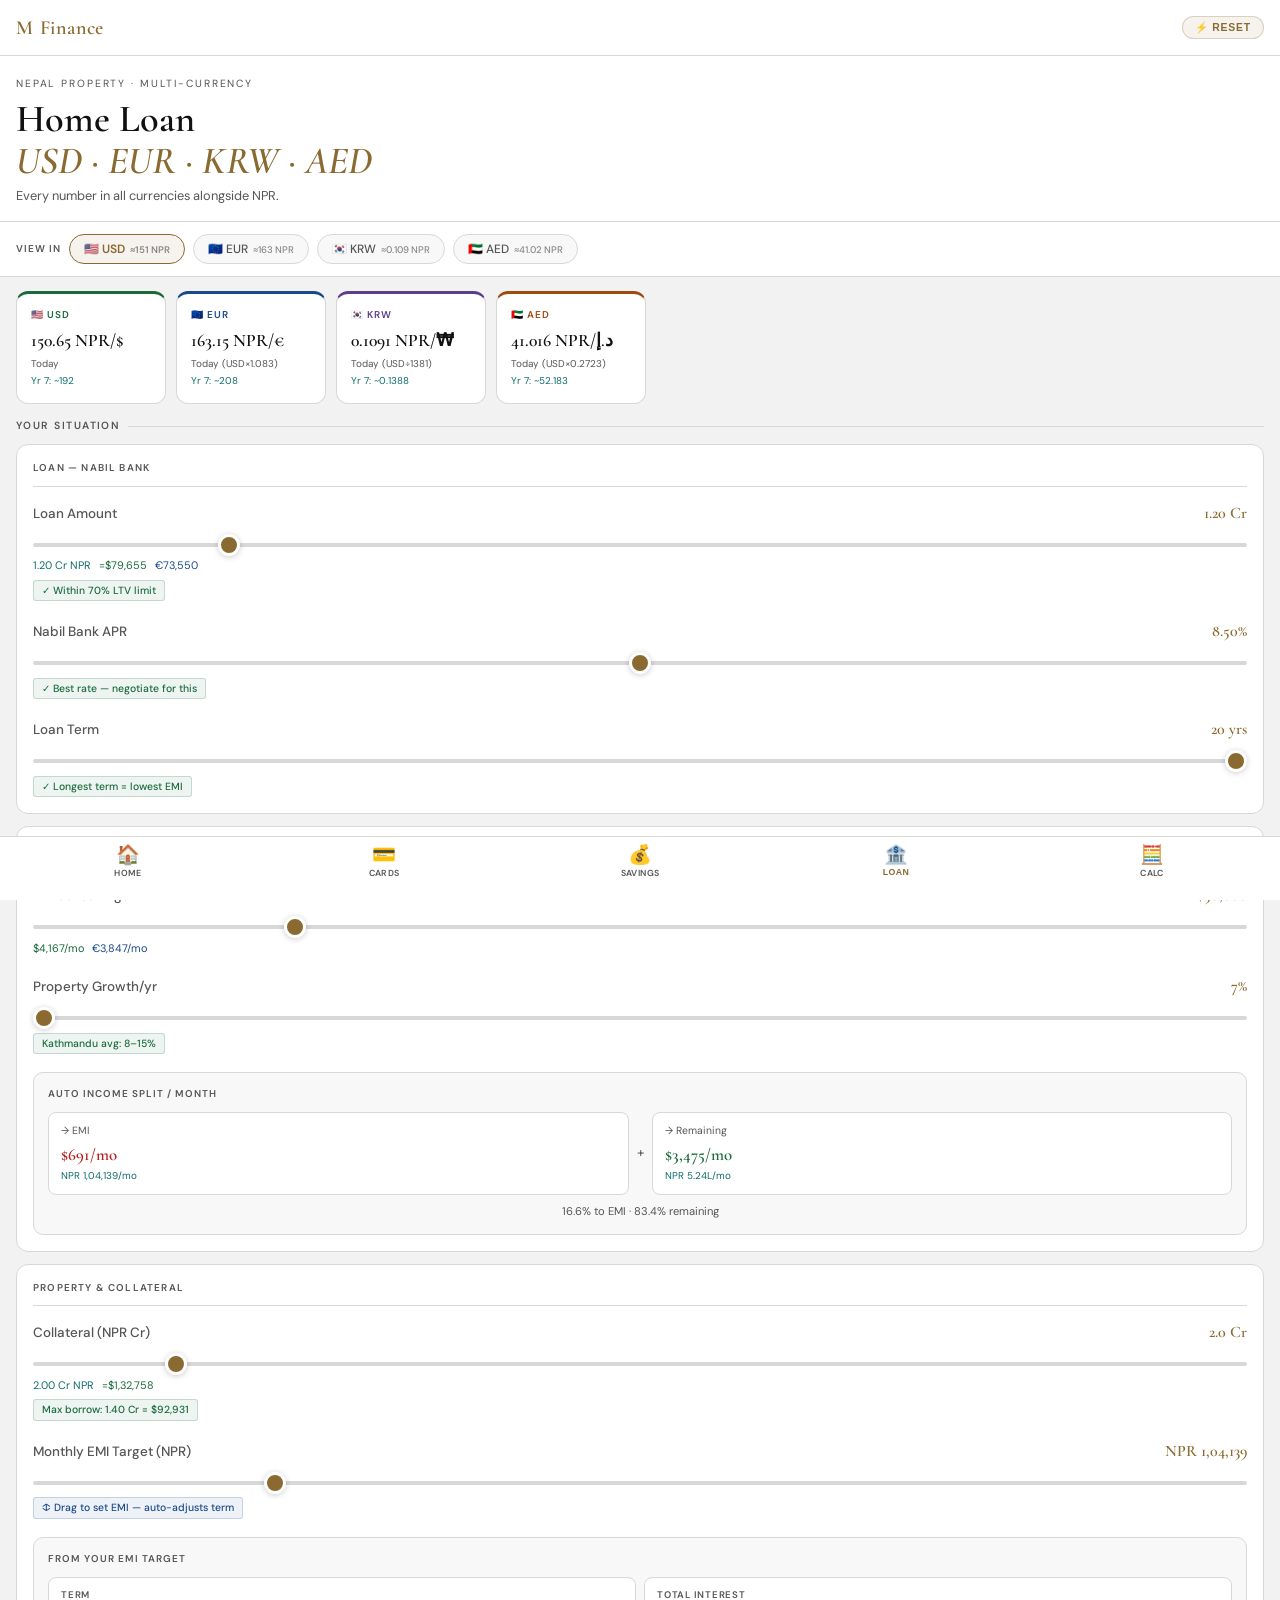
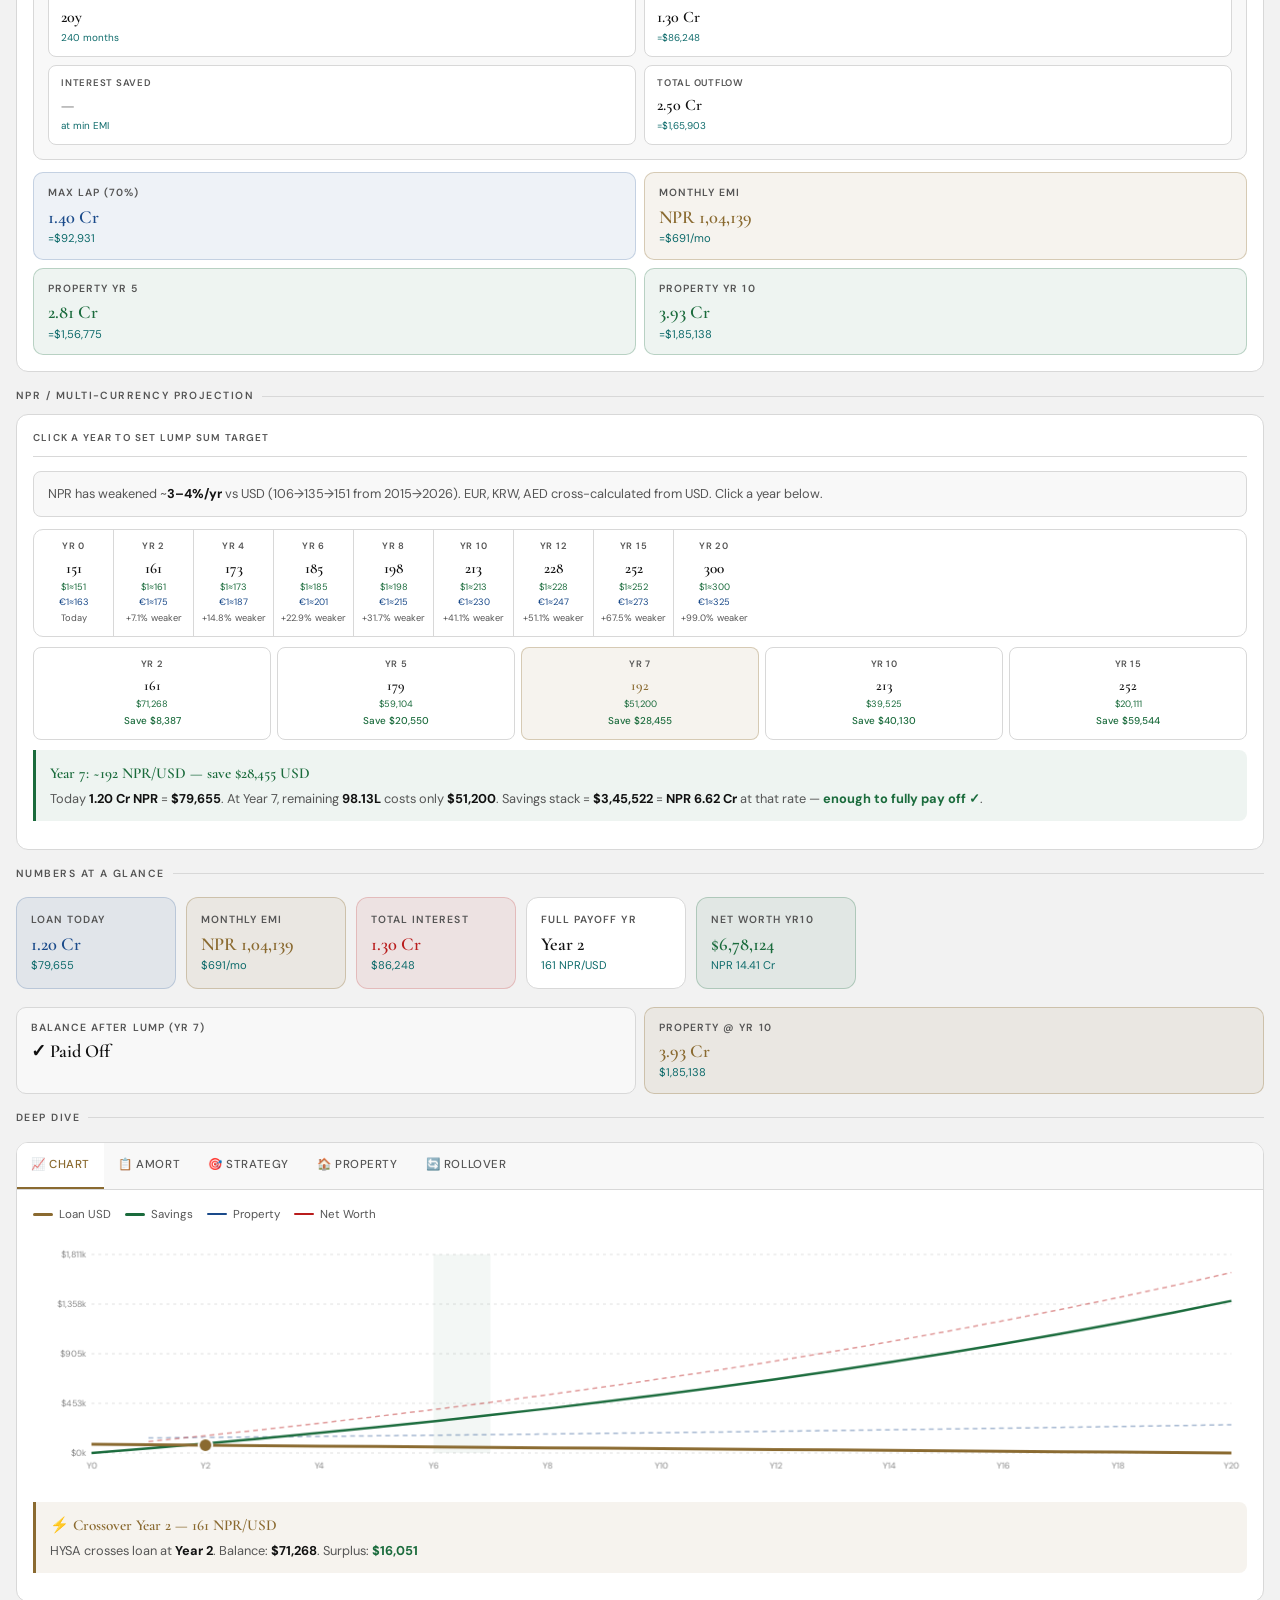
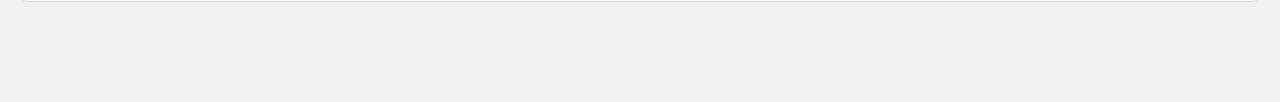
<file: home-calculator.html>
<!doctype html>
<html lang="en">
  <head>
    <meta charset="UTF-8" />
    <meta
      name="viewport"
      content="width=device-width,initial-scale=1.0,maximum-scale=1.0,user-scalable=no"
    />
    <title>Home Loan Strategy — M Finance</title>
    <link
      href="https://fonts.googleapis.com/css2?family=Cormorant+Garamond:ital,wght@0,400;0,600;1,400&family=DM+Sans:wght@400;500;600&display=swap"
      rel="stylesheet"
    />
    <style>
      :root {
        --bg: #f2f2f2;
        --surface: #ffffff;
        --surf2: #f8f8f8;
        --border: #d8d8d8;
        --bord2: #bbbbbb;
        --ink: #111111;
        --muted: #555555;
        --muted2: #888888;
        --accent: #8a6a30;
        --acc-dim: rgba(138, 106, 48, 0.08);
        --green: #1a6b3c;
        --grn-dim: rgba(26, 107, 60, 0.07);
        --red: #b91c1c;
        --red-dim: rgba(185, 28, 28, 0.07);
        --blue: #1a4a8a;
        --blu-dim: rgba(26, 74, 138, 0.07);
        --purple: #5b3f8a;
        --pur-dim: rgba(91, 63, 138, 0.07);
        --teal: #0e6b6b;
        --orange: #a04a10;
        --nav-h: 56px;
        --bot-h: 64px;
        --r: 12px;
      }
      *,
      *::before,
      *::after {
        box-sizing: border-box;
        margin: 0;
        padding: 0;
      }
      html {
        font-size: 16px;
        -webkit-text-size-adjust: 100%;
      }
      body {
        background: var(--bg);
        color: var(--ink);
        font-family: "DM Sans", sans-serif;
        font-weight: 400;
        min-height: 100vh;
        padding-bottom: calc(var(--bot-h) + 20px);
        -webkit-font-smoothing: antialiased;
        font-size: 15px;
        line-height: 1.5;
      }

      /* ── TOP NAV ── */
      .top-nav {
        position: sticky;
        top: 0;
        z-index: 200;
        background: var(--surface);
        border-bottom: 1px solid var(--border);
        display: flex;
        align-items: center;
        justify-content: space-between;
        padding: 0 16px;
        height: var(--nav-h);
      }
      .nav-logo {
        font-family: "Cormorant Garamond", serif;
        font-size: 1.25rem;
        font-weight: 600;
        color: var(--accent);
        text-decoration: none;
        letter-spacing: 0.04em;
      }
      .nav-badge {
        background: var(--acc-dim);
        border: 1px solid rgba(138, 106, 48, 0.25);
        color: var(--accent);
        border-radius: 20px;
        padding: 4px 12px;
        font-size: 0.65rem;
        font-weight: 600;
        letter-spacing: 0.08em;
        text-transform: uppercase;
        cursor: pointer;
        -webkit-tap-highlight-color: transparent;
      }

      /* ── HERO ── */
      .hero {
        background: var(--surface);
        border-bottom: 1px solid var(--border);
        padding: 20px 16px 16px;
      }
      .hero-tag {
        font-size: 0.65rem;
        letter-spacing: 0.18em;
        text-transform: uppercase;
        color: var(--muted);
        margin-bottom: 6px;
      }
      .hero h1 {
        font-family: "Cormorant Garamond", serif;
        font-size: clamp(1.6rem, 5vw, 2.4rem);
        font-weight: 600;
        line-height: 1.1;
        color: var(--ink);
        margin-bottom: 4px;
      }
      .hero h1 em {
        font-style: italic;
        color: var(--accent);
      }
      .hero-sub {
        font-size: 0.8rem;
        color: var(--muted);
      }

      /* Currency pills scroll */
      .cur-scroll {
        display: flex;
        gap: 8px;
        padding: 12px 16px;
        overflow-x: auto;
        scrollbar-width: none;
        background: var(--surface);
        border-bottom: 1px solid var(--border);
      }
      .cur-scroll::-webkit-scrollbar {
        display: none;
      }
      .cur-pill {
        flex-shrink: 0;
        display: flex;
        align-items: center;
        gap: 5px;
        padding: 6px 14px;
        border-radius: 20px;
        font-size: 0.75rem;
        font-weight: 500;
        border: 1px solid var(--border);
        cursor: pointer;
        color: var(--muted);
        background: var(--surf2);
        -webkit-tap-highlight-color: transparent;
        white-space: nowrap;
        transition: all 0.12s;
        font-family: "DM Sans", sans-serif;
      }
      .cur-pill.active {
        border-color: var(--accent);
        background: var(--acc-dim);
        color: var(--accent);
        font-weight: 600;
      }
      .cur-rate {
        font-size: 0.6rem;
        color: var(--muted2);
      }

      /* ── FX STRIP ── */
      .fx-scroll {
        display: flex;
        gap: 10px;
        padding: 14px 16px;
        overflow-x: auto;
        scrollbar-width: none;
      }
      .fx-scroll::-webkit-scrollbar {
        display: none;
      }
      .fx-card {
        flex-shrink: 0;
        width: 150px;
        background: var(--surface);
        border: 1px solid var(--border);
        border-radius: var(--r);
        padding: 14px;
        border-top-width: 3px;
      }
      .fx-card.usd {
        border-top-color: var(--green);
      }
      .fx-card.eur {
        border-top-color: var(--blue);
      }
      .fx-card.krw {
        border-top-color: var(--purple);
      }
      .fx-card.aed {
        border-top-color: var(--orange);
      }
      .fx-cur {
        font-size: 0.62rem;
        font-weight: 600;
        letter-spacing: 0.1em;
        text-transform: uppercase;
        margin-bottom: 5px;
      }
      .fx-cur.usd {
        color: var(--green);
      }
      .fx-cur.eur {
        color: var(--blue);
      }
      .fx-cur.krw {
        color: var(--purple);
      }
      .fx-cur.aed {
        color: var(--orange);
      }
      .fx-rate {
        font-family: "Cormorant Garamond", serif;
        font-size: 1.1rem;
        font-weight: 600;
        color: var(--ink);
      }
      .fx-sub {
        font-size: 0.62rem;
        color: var(--muted);
        margin-top: 2px;
      }
      .fx-yr {
        font-size: 0.62rem;
        color: var(--teal);
        margin-top: 3px;
      }

      /* ── SECTION ── */
      .sec {
        padding: 0 16px;
        margin-bottom: 16px;
      }
      .sec-title {
        font-size: 0.65rem;
        font-weight: 600;
        letter-spacing: 0.14em;
        text-transform: uppercase;
        color: var(--muted);
        margin-bottom: 10px;
        display: flex;
        align-items: center;
        gap: 8px;
      }
      .sec-title::after {
        content: "";
        flex: 1;
        height: 1px;
        background: var(--border);
      }

      /* ── CARD ── */
      .card {
        background: var(--surface);
        border: 1px solid var(--border);
        border-radius: var(--r);
        padding: 16px;
        margin-bottom: 12px;
      }
      .card-title {
        font-size: 0.62rem;
        font-weight: 600;
        letter-spacing: 0.12em;
        text-transform: uppercase;
        color: var(--muted);
        margin-bottom: 14px;
        padding-bottom: 10px;
        border-bottom: 1px solid var(--border);
      }

      /* ── SLIDERS ── */
      .field {
        margin-bottom: 18px;
      }
      .field:last-child {
        margin-bottom: 0;
      }
      .field-hdr {
        display: flex;
        justify-content: space-between;
        align-items: baseline;
        margin-bottom: 6px;
      }
      .field-lbl {
        font-size: 0.84rem;
        color: var(--muted);
        font-weight: 500;
      }
      .field-val {
        font-family: "Cormorant Garamond", serif;
        font-size: 1rem;
        font-weight: 600;
        color: var(--accent);
      }
      .field-dual {
        font-size: 0.68rem;
        color: var(--muted);
        margin-top: 4px;
        display: flex;
        gap: 8px;
        flex-wrap: wrap;
      }
      .field-dual .npr {
        color: var(--teal);
      }
      .field-dual .usd {
        color: var(--green);
      }
      .field-dual .eur {
        color: var(--blue);
      }
      .field-dual .krw {
        color: var(--purple);
      }
      .field-dual .aed {
        color: var(--orange);
      }
      input[type="range"] {
        width: 100%;
        -webkit-appearance: none;
        appearance: none;
        height: 4px;
        background: var(--border);
        border-radius: 3px;
        outline: none;
        cursor: pointer;
        margin-top: 4px;
      }
      input[type="range"]::-webkit-slider-thumb {
        -webkit-appearance: none;
        width: 22px;
        height: 22px;
        border-radius: 50%;
        background: var(--accent);
        cursor: pointer;
        border: 3px solid var(--surface);
        box-shadow: 0 1px 6px rgba(0, 0, 0, 0.2);
      }
      .field-hint {
        display: inline-block;
        font-size: 0.65rem;
        font-weight: 500;
        color: var(--green);
        background: var(--grn-dim);
        border: 1px solid rgba(26, 107, 60, 0.2);
        border-radius: 3px;
        padding: 2px 8px;
        margin-top: 6px;
      }
      .field-hint.warn {
        color: var(--red);
        background: var(--red-dim);
        border-color: rgba(185, 28, 28, 0.2);
      }
      .field-hint.info {
        color: var(--blue);
        background: var(--blu-dim);
        border-color: rgba(26, 74, 138, 0.2);
      }

      /* ── STAT BOXES ── */
      .stat {
        background: var(--surf2);
        border: 1px solid var(--border);
        border-radius: 10px;
        padding: 12px 14px;
      }
      .stat-lbl {
        font-size: 0.65rem;
        font-weight: 600;
        letter-spacing: 0.1em;
        text-transform: uppercase;
        color: var(--muted);
        margin-bottom: 5px;
      }
      .stat-val {
        font-family: "Cormorant Garamond", serif;
        font-size: 1.15rem;
        font-weight: 600;
        color: var(--ink);
        line-height: 1.2;
      }
      .stat-v2 {
        font-size: 0.7rem;
        color: var(--teal);
        margin-top: 2px;
      }
      .stat-v3 {
        font-size: 0.65rem;
        color: var(--blue);
        margin-top: 1px;
      }
      .stat-v4 {
        font-size: 0.65rem;
        color: var(--orange);
        margin-top: 1px;
      }
      .stat-sub {
        font-size: 0.68rem;
        color: var(--muted);
        margin-top: 3px;
      }
      .stat.accent {
        border-color: rgba(138, 106, 48, 0.3);
        background: var(--acc-dim);
      }
      .stat.accent .stat-val {
        color: var(--accent);
      }
      .stat.green {
        border-color: rgba(26, 107, 60, 0.25);
        background: var(--grn-dim);
      }
      .stat.green .stat-val {
        color: var(--green);
      }
      .stat.red {
        border-color: rgba(185, 28, 28, 0.2);
        background: var(--red-dim);
      }
      .stat.red .stat-val {
        color: var(--red);
      }
      .stat.blue {
        border-color: rgba(26, 74, 138, 0.2);
        background: var(--blu-dim);
      }
      .stat.blue .stat-val {
        color: var(--blue);
      }

      .grid-2 {
        display: grid;
        grid-template-columns: 1fr 1fr;
        gap: 8px;
      }
      .grid-3 {
        display: grid;
        grid-template-columns: 1fr 1fr 1fr;
        gap: 8px;
      }

      /* ── SPLIT BOX ── */
      .split-box {
        background: var(--surf2);
        border: 1px solid var(--border);
        border-radius: 10px;
        padding: 14px;
        margin-top: 14px;
      }
      .split-title {
        font-size: 0.62rem;
        font-weight: 600;
        letter-spacing: 0.1em;
        text-transform: uppercase;
        color: var(--muted);
        margin-bottom: 10px;
      }
      .split-row {
        display: flex;
        gap: 8px;
        align-items: stretch;
      }
      .split-col {
        flex: 1;
        background: var(--surface);
        border: 1px solid var(--border);
        border-radius: 8px;
        padding: 10px 12px;
      }
      .split-arrow {
        color: var(--muted);
        font-size: 0.85rem;
        align-self: center;
      }
      .split-col-lbl {
        font-size: 0.65rem;
        color: var(--muted);
        margin-bottom: 3px;
      }
      .split-col-val {
        font-family: "Cormorant Garamond", serif;
        font-size: 1.05rem;
        font-weight: 600;
      }
      .split-col-val.red {
        color: var(--red);
      }
      .split-col-val.green {
        color: var(--green);
      }
      .split-col-sub {
        font-size: 0.62rem;
        color: var(--teal);
        margin-top: 2px;
      }
      .split-note {
        font-size: 0.7rem;
        color: var(--muted);
        margin-top: 8px;
        text-align: center;
      }

      /* ── EMI DERIVED ── */
      .emi-box {
        background: var(--surf2);
        border: 1px solid var(--border);
        border-radius: 10px;
        padding: 14px;
        margin-top: 12px;
      }
      .emi-box-title {
        font-size: 0.62rem;
        font-weight: 600;
        letter-spacing: 0.1em;
        text-transform: uppercase;
        color: var(--muted);
        margin-bottom: 10px;
      }
      .emi-grid {
        display: grid;
        grid-template-columns: 1fr 1fr;
        gap: 8px;
      }
      .emi-item {
        background: var(--surface);
        border: 1px solid var(--border);
        border-radius: 8px;
        padding: 10px 12px;
      }
      .emi-lbl {
        font-size: 0.6rem;
        font-weight: 600;
        letter-spacing: 0.08em;
        text-transform: uppercase;
        color: var(--muted);
        margin-bottom: 3px;
      }
      .emi-val {
        font-family: "Cormorant Garamond", serif;
        font-size: 1rem;
        font-weight: 600;
        color: var(--ink);
      }
      .emi-sub {
        font-size: 0.62rem;
        color: var(--teal);
        margin-top: 2px;
      }

      /* ── NPR TIMELINE ── */
      .tl-note {
        background: var(--surf2);
        border: 1px solid var(--border);
        border-radius: 8px;
        padding: 12px 14px;
        font-size: 0.8rem;
        color: var(--muted);
        line-height: 1.55;
        margin-bottom: 12px;
      }
      .tl-note strong {
        color: var(--ink);
      }
      .npr-tl {
        display: flex;
        border: 1px solid var(--border);
        border-radius: 10px;
        overflow: hidden;
        margin-bottom: 10px;
        overflow-x: auto;
        background: var(--surface);
      }
      .npr-yr {
        flex: 0 0 80px;
        text-align: center;
        padding: 10px 4px;
        cursor: pointer;
        border-right: 1px solid var(--border);
        transition: background 0.12s;
        -webkit-tap-highlight-color: transparent;
      }
      .npr-yr:last-child {
        border-right: none;
      }
      .npr-yr.active {
        background: var(--acc-dim);
        border-bottom: 2px solid var(--accent);
      }
      .yr-lbl {
        font-size: 0.58rem;
        font-weight: 600;
        letter-spacing: 0.08em;
        text-transform: uppercase;
        color: var(--muted);
        margin-bottom: 3px;
      }
      .npr-yr.active .yr-lbl {
        color: var(--accent);
      }
      .yr-rt {
        font-family: "Cormorant Garamond", serif;
        font-size: 0.95rem;
        font-weight: 600;
        color: var(--ink);
      }
      .npr-yr.active .yr-rt {
        color: var(--accent);
      }
      .yr-usd {
        font-size: 0.58rem;
        color: var(--green);
        margin-top: 2px;
      }
      .yr-eur {
        font-size: 0.58rem;
        color: var(--blue);
        margin-top: 1px;
      }
      .yr-chg {
        font-size: 0.58rem;
        color: var(--muted);
        margin-top: 2px;
      }

      /* Compare strip */
      .cmp-strip {
        display: grid;
        grid-template-columns: repeat(5, 1fr);
        gap: 6px;
        margin-bottom: 10px;
      }
      @media (max-width: 400px) {
        .cmp-strip {
          grid-template-columns: 1fr 1fr;
        }
      }
      .cmp-col {
        background: var(--surface);
        border: 1px solid var(--border);
        border-radius: 8px;
        padding: 10px 6px;
        text-align: center;
        cursor: pointer;
        transition: all 0.12s;
        -webkit-tap-highlight-color: transparent;
      }
      .cmp-col.sel {
        background: var(--acc-dim);
        border-color: rgba(138, 106, 48, 0.3);
      }
      .cc-yr {
        font-size: 0.58rem;
        font-weight: 600;
        letter-spacing: 0.06em;
        text-transform: uppercase;
        color: var(--muted);
        margin-bottom: 3px;
      }
      .cc-rt {
        font-family: "Cormorant Garamond", serif;
        font-size: 0.88rem;
        font-weight: 600;
        color: var(--ink);
      }
      .cmp-col.sel .cc-rt {
        color: var(--accent);
      }
      .cc-usd {
        font-size: 0.58rem;
        color: var(--green);
        margin-top: 2px;
      }
      .cc-sv {
        font-size: 0.62rem;
        color: var(--green);
        margin-top: 2px;
        font-weight: 500;
      }

      /* ── INSIGHT ── */
      .insight {
        border-left: 3px solid var(--accent);
        padding: 12px 14px;
        background: var(--acc-dim);
        border-radius: 0 8px 8px 0;
        margin-bottom: 12px;
      }
      .insight.green {
        border-left-color: var(--green);
        background: var(--grn-dim);
      }
      .insight-title {
        font-family: "Cormorant Garamond", serif;
        font-size: 0.95rem;
        font-weight: 600;
        color: var(--accent);
        margin-bottom: 4px;
      }
      .insight.green .insight-title {
        color: var(--green);
      }
      .insight-body {
        font-size: 0.8rem;
        color: var(--muted);
        line-height: 1.55;
      }
      .insight-body strong {
        color: var(--ink);
      }

      /* ── SNAPSHOT PILLS ── */
      .snap-scroll {
        display: flex;
        gap: 10px;
        padding: 0 16px 14px;
        overflow-x: auto;
        scrollbar-width: none;
      }
      .snap-scroll::-webkit-scrollbar {
        display: none;
      }
      .snap-pill {
        flex-shrink: 0;
        width: 160px;
        background: var(--surface);
        border: 1px solid var(--border);
        border-radius: var(--r);
        padding: 14px;
      }

      /* ── TABS ── */
      .tabs-wrap {
        background: var(--surface);
        border: 1px solid var(--border);
        border-radius: var(--r);
        overflow: hidden;
        margin: 0 16px 16px;
      }
      .tabs-nav {
        display: flex;
        border-bottom: 1px solid var(--border);
        background: var(--surf2);
        overflow-x: auto;
        scrollbar-width: none;
      }
      .tabs-nav::-webkit-scrollbar {
        display: none;
      }
      .tab-btn {
        flex-shrink: 0;
        padding: 0 14px;
        height: 46px;
        font-family: "DM Sans", sans-serif;
        font-size: 0.72rem;
        font-weight: 500;
        letter-spacing: 0.05em;
        text-transform: uppercase;
        color: var(--muted);
        border: none;
        background: transparent;
        cursor: pointer;
        border-bottom: 2px solid transparent;
        transition: all 0.12s;
        -webkit-tap-highlight-color: transparent;
      }
      .tab-btn.active {
        color: var(--accent);
        border-bottom-color: var(--accent);
        background: var(--surface);
      }
      .tab-panel {
        display: none;
        padding: 16px;
      }
      .tab-panel.active {
        display: block;
      }

      /* View toggle */
      .view-btns {
        display: flex;
        gap: 6px;
        margin-bottom: 14px;
        overflow-x: auto;
        scrollbar-width: none;
        padding-bottom: 2px;
      }
      .view-btns::-webkit-scrollbar {
        display: none;
      }
      .view-btn {
        flex-shrink: 0;
        padding: 6px 12px;
        background: transparent;
        border: 1px solid var(--border);
        border-radius: 6px;
        color: var(--muted);
        font-family: "DM Sans", sans-serif;
        font-size: 0.72rem;
        font-weight: 500;
        cursor: pointer;
        transition: all 0.12s;
        -webkit-tap-highlight-color: transparent;
      }
      .view-btn.active {
        background: var(--accent);
        border-color: var(--accent);
        color: #fff;
      }

      /* Table */
      .tbl-scroll {
        overflow-x: auto;
      }
      table {
        width: 100%;
        border-collapse: collapse;
      }
      thead th {
        font-size: 0.62rem;
        font-weight: 600;
        letter-spacing: 0.08em;
        text-transform: uppercase;
        color: var(--muted);
        text-align: right;
        padding: 9px 10px;
        border-bottom: 2px solid var(--border);
        background: var(--surf2);
        white-space: nowrap;
      }
      thead th:first-child {
        text-align: left;
      }
      tbody td {
        font-size: 0.76rem;
        text-align: right;
        padding: 8px 10px;
        border-bottom: 1px solid var(--border);
        color: var(--muted);
      }
      tbody td:first-child {
        text-align: left;
        color: var(--ink);
        font-weight: 500;
      }
      tbody td .sub {
        display: block;
        font-size: 0.62rem;
        color: var(--teal);
        margin-top: 1px;
      }
      tbody tr:hover td {
        background: var(--surf2);
      }
      tbody tr.row-lump td {
        background: rgba(26, 107, 60, 0.04);
      }
      tbody tr.row-opt td {
        background: var(--acc-dim);
      }

      /* Chart */
      canvas.mc {
        width: 100% !important;
        display: block;
      }
      .leg-row {
        display: flex;
        gap: 14px;
        flex-wrap: wrap;
        margin-bottom: 12px;
      }
      .leg-it {
        display: flex;
        align-items: center;
        gap: 6px;
        font-size: 0.72rem;
        color: var(--muted);
      }
      .leg-sw {
        width: 20px;
        height: 3px;
        border-radius: 2px;
      }

      /* Strategy TL */
      .tl {
        position: relative;
        padding-left: 24px;
      }
      .tl::before {
        content: "";
        position: absolute;
        left: 6px;
        top: 0;
        bottom: 0;
        width: 1px;
        background: var(--border);
      }
      .tl-item {
        position: relative;
        margin-bottom: 20px;
      }
      .tl-item::before {
        content: "";
        position: absolute;
        left: -20px;
        top: 4px;
        width: 10px;
        height: 10px;
        border-radius: 50%;
        background: var(--accent);
        border: 2px solid var(--surface);
        box-shadow: 0 0 0 2px var(--accent);
      }
      .tl-phase {
        font-size: 0.62rem;
        font-weight: 600;
        letter-spacing: 0.1em;
        text-transform: uppercase;
        color: var(--accent);
        margin-bottom: 2px;
      }
      .tl-tit {
        font-weight: 600;
        font-size: 0.9rem;
        color: var(--ink);
        margin-bottom: 4px;
      }
      .tl-bod {
        font-size: 0.8rem;
        color: var(--muted);
        line-height: 1.55;
      }
      .tl-bod strong {
        color: var(--ink);
      }

      /* Rollover legend */
      .rl-legend {
        display: flex;
        gap: 12px;
        flex-wrap: wrap;
        margin-bottom: 12px;
      }

      /* ── BOTTOM NAV ── */
      .bottom-nav {
        position: fixed;
        bottom: 0;
        left: 0;
        right: 0;
        z-index: 200;
        background: var(--surface);
        border-top: 1px solid var(--border);
        height: var(--bot-h);
        display: flex;
        align-items: flex-start;
        padding-top: 8px;
        padding-bottom: env(safe-area-inset-bottom);
      }
      .bn-item {
        flex: 1;
        display: flex;
        flex-direction: column;
        align-items: center;
        gap: 3px;
        text-decoration: none;
        cursor: pointer;
        -webkit-tap-highlight-color: transparent;
        border: none;
        background: transparent;
        padding: 0;
      }
      .bn-icon {
        font-size: 1.2rem;
        line-height: 1;
      }
      .bn-lbl {
        font-size: 0.55rem;
        font-weight: 600;
        letter-spacing: 0.04em;
        text-transform: uppercase;
        color: var(--muted);
      }
      .bn-item.active .bn-lbl {
        color: var(--accent);
      }
    </style>
  </head>
  <body>
    <nav class="top-nav">
      <a href="index.html" class="nav-logo">M Finance</a>
      <button class="nav-badge" onclick="autoOptimize()">⚡ Reset</button>
    </nav>

    <!-- HERO -->
    <div class="hero">
      <div class="hero-tag">Nepal Property · Multi-Currency</div>
      <h1>Home Loan<br /><em>USD · EUR · KRW · AED</em></h1>
      <p class="hero-sub">Every number in all currencies alongside NPR.</p>
    </div>

    <!-- CURRENCY SELECTOR -->
    <div class="cur-scroll">
      <span
        style="
          font-size: 0.62rem;
          font-weight: 600;
          letter-spacing: 0.1em;
          text-transform: uppercase;
          color: var(--muted);
          align-self: center;
          flex-shrink: 0;
        "
        >View in</span
      >
      <button class="cur-pill active" onclick="setPrimary('usd', this)">
        🇺🇸 USD <span class="cur-rate" id="pill-usd">≈150.65 NPR</span>
      </button>
      <button class="cur-pill" onclick="setPrimary('eur', this)">
        🇪🇺 EUR <span class="cur-rate" id="pill-eur">≈163.2 NPR</span>
      </button>
      <button class="cur-pill" onclick="setPrimary('krw', this)">
        🇰🇷 KRW <span class="cur-rate" id="pill-krw">≈0.109 NPR</span>
      </button>
      <button class="cur-pill" onclick="setPrimary('aed', this)">
        🇦🇪 AED <span class="cur-rate" id="pill-aed">≈41.02 NPR</span>
      </button>
    </div>

    <!-- FX STRIP -->
    <div class="fx-scroll">
      <div class="fx-card usd">
        <div class="fx-cur usd">🇺🇸 USD</div>
        <div class="fx-rate" id="fx-usd-now">150.65 NPR/$</div>
        <div class="fx-sub">Today</div>
        <div class="fx-yr" id="fx-usd-yr">Yr 7: ~192</div>
      </div>
      <div class="fx-card eur">
        <div class="fx-cur eur">🇪🇺 EUR</div>
        <div class="fx-rate" id="fx-eur-now">163.2 NPR/€</div>
        <div class="fx-sub">Today (USD×1.083)</div>
        <div class="fx-yr" id="fx-eur-yr">Yr 7: ~208</div>
      </div>
      <div class="fx-card krw">
        <div class="fx-cur krw">🇰🇷 KRW</div>
        <div class="fx-rate" id="fx-krw-now">0.109 NPR/₩</div>
        <div class="fx-sub">Today (USD÷1381)</div>
        <div class="fx-yr" id="fx-krw-yr">Yr 7: ~0.139</div>
      </div>
      <div class="fx-card aed">
        <div class="fx-cur aed">🇦🇪 AED</div>
        <div class="fx-rate" id="fx-aed-now">41.02 NPR/د.إ</div>
        <div class="fx-sub">Today (USD×0.2723)</div>
        <div class="fx-yr" id="fx-aed-yr">Yr 7: ~52.3</div>
      </div>
    </div>

    <!-- INPUTS -->
    <div class="sec">
      <div class="sec-title">Your Situation</div>

      <!-- Loan card -->
      <div class="card">
        <div class="card-title">Loan — Nabil Bank</div>
        <div class="field">
          <div class="field-hdr">
            <span class="field-lbl">Loan Amount</span
            ><span class="field-val" id="v-loan">—</span>
          </div>
          <input
            type="range"
            id="s-loan"
            min="50"
            max="500"
            step="5"
            value="120"
          />
          <div class="field-dual">
            <span class="npr" id="d-loan-npr">—</span>
            <span class="usd" id="d-loan-usd">—</span>
            <span class="eur" id="d-loan-eur">—</span>
          </div>
          <div class="field-hint" id="hint-loan">
            ↑ Based on 70% LTV of collateral
          </div>
        </div>
        <div class="field">
          <div class="field-hdr">
            <span class="field-lbl">Nabil Bank APR</span
            ><span class="field-val" id="v-apr">8.49%</span>
          </div>
          <input
            type="range"
            id="s-apr"
            min="7"
            max="10"
            step="0.1"
            value="8.49"
          />
          <div class="field-hint">✓ Best rate — negotiate for this</div>
        </div>
        <div class="field">
          <div class="field-hdr">
            <span class="field-lbl">Loan Term</span
            ><span class="field-val" id="v-term">20 yrs</span>
          </div>
          <input
            type="range"
            id="s-term"
            min="5"
            max="20"
            step="1"
            value="20"
          />
          <div class="field-hint" id="hint-term">
            ✓ Longest term = lowest EMI
          </div>
        </div>
      </div>

      <!-- Income card -->
      <div class="card">
        <div class="card-title">Income &amp; Auto-Split</div>
        <div class="field">
          <div class="field-hdr">
            <span class="field-lbl">Annual Savings</span
            ><span class="field-val" id="v-income">—</span>
          </div>
          <input
            type="range"
            id="s-income"
            min="10000"
            max="200000"
            step="1000"
            value="50000"
          />
          <div class="field-dual">
            <span class="usd" id="d-income-usd">—</span>
            <span class="eur" id="d-income-eur">—</span>
          </div>
        </div>
        <div class="field">
          <div class="field-hdr">
            <span class="field-lbl">Property Growth/yr</span
            ><span class="field-val" id="v-appr">7%</span>
          </div>
          <input type="range" id="s-appr" min="7" max="10" step="1" value="7" />
          <div class="field-hint">Kathmandu avg: 8–15%</div>
        </div>
        <div class="split-box">
          <div class="split-title">Auto Income Split / Month</div>
          <div class="split-row">
            <div class="split-col">
              <div class="split-col-lbl">→ EMI</div>
              <div class="split-col-val red" id="sp-emi">—</div>
              <div class="split-col-sub" id="sp-emi-npr">—</div>
            </div>
            <div class="split-arrow">+</div>
            <div class="split-col">
              <div class="split-col-lbl">→ Remaining</div>
              <div class="split-col-val green" id="sp-hysa">—</div>
              <div class="split-col-sub" id="sp-hysa-npr">—</div>
            </div>
          </div>
          <div class="split-note" id="sp-note">Optimized split</div>
        </div>
      </div>

      <!-- Collateral card -->
      <div class="card">
        <div class="card-title">Property &amp; Collateral</div>
        <div class="field">
          <div class="field-hdr">
            <span class="field-lbl">Collateral (NPR Cr)</span
            ><span class="field-val" id="v-coll">2.0 Cr</span>
          </div>
          <input
            type="range"
            id="s-coll"
            min="1"
            max="10"
            step="0.5"
            value="2"
          />
          <div class="field-dual">
            <span class="npr" id="d-coll-npr">—</span>
            <span class="usd" id="d-coll-usd">—</span>
          </div>
          <div class="field-hint" id="hint-coll">
            Max borrow: 1.40 Cr (70% LTV)
          </div>
        </div>
        <div class="field">
          <div class="field-hdr">
            <span class="field-lbl">Monthly EMI Target (NPR)</span
            ><span class="field-val" id="v-emi-target">—</span>
          </div>
          <input
            type="range"
            id="s-emi-target"
            min="10000"
            max="500000"
            step="5000"
            value="121407"
          />
          <div class="field-hint info">
            ↕ Drag to set EMI — auto-adjusts term
          </div>
        </div>
        <div class="emi-box">
          <div class="emi-box-title">From your EMI target</div>
          <div class="emi-grid">
            <div class="emi-item">
              <div class="emi-lbl">Term</div>
              <div class="emi-val" id="emi-term">—</div>
              <div class="emi-sub" id="emi-term-sub">—</div>
            </div>
            <div class="emi-item">
              <div class="emi-lbl">Total Interest</div>
              <div class="emi-val" id="emi-int">—</div>
              <div class="emi-sub" id="emi-int-sub">—</div>
            </div>
            <div class="emi-item">
              <div class="emi-lbl">Interest Saved</div>
              <div class="emi-val" id="emi-saved" style="color: var(--green)">
                —
              </div>
              <div class="emi-sub" id="emi-saved-sub">—</div>
            </div>
            <div class="emi-item">
              <div class="emi-lbl">Total Outflow</div>
              <div class="emi-val" id="emi-total">—</div>
              <div class="emi-sub" id="emi-total-sub">—</div>
            </div>
          </div>
        </div>
        <div class="grid-2" style="margin-top: 12px">
          <div class="stat blue">
            <div class="stat-lbl">Max LAP (70%)</div>
            <div class="stat-val" id="max-lap-npr">—</div>
            <div class="stat-v2" id="max-lap-usd">—</div>
          </div>
          <div class="stat accent">
            <div class="stat-lbl">Monthly EMI</div>
            <div class="stat-val" id="st-emi-npr">—</div>
            <div class="stat-v2" id="st-emi-usd">—</div>
          </div>
          <div class="stat green">
            <div class="stat-lbl">Property Yr 5</div>
            <div class="stat-val" id="prop-yr5-npr">—</div>
            <div class="stat-v2" id="prop-yr5-usd">—</div>
          </div>
          <div class="stat green">
            <div class="stat-lbl">Property Yr 10</div>
            <div class="stat-val" id="prop-yr10-npr">—</div>
            <div class="stat-v2" id="prop-yr10-usd">—</div>
          </div>
        </div>
      </div>
    </div>

    <!-- NPR TIMELINE -->
    <div class="sec">
      <div class="sec-title">NPR / Multi-Currency Projection</div>
      <div class="card">
        <div class="card-title">Click a year to set lump sum target</div>
        <div class="tl-note">
          NPR has weakened ~<strong>3–4%/yr</strong> vs USD (106→135→151 from
          2015→2026). EUR, KRW, AED cross-calculated from USD. Click a year
          below.
        </div>
        <div class="npr-tl" id="nprTimeline"></div>
        <div class="cmp-strip" id="compareStrip"></div>
        <div class="insight green" id="fx-insight">
          <div class="insight-title" id="fx-title">—</div>
          <div class="insight-body" id="fx-body">—</div>
        </div>
      </div>
    </div>

    <!-- SNAPSHOT -->
    <div class="sec">
      <div class="sec-title">Numbers at a Glance</div>
    </div>
    <div class="snap-scroll" id="snap-scroll">
      <!-- filled by JS -->
    </div>
    <div class="sec" style="margin-top: 4px">
      <div class="grid-2" id="snap-grid2"><!-- filled by JS --></div>
    </div>

    <!-- TABS -->
    <div class="sec">
      <div class="sec-title">Deep Dive</div>
    </div>
    <div class="tabs-wrap">
      <div class="tabs-nav">
        <button class="tab-btn active" data-tab="chart">📈 Chart</button>
        <button class="tab-btn" data-tab="amort">📋 Amort</button>
        <button class="tab-btn" data-tab="strategy">🎯 Strategy</button>
        <button class="tab-btn" data-tab="property">🏠 Property</button>
        <button class="tab-btn" data-tab="rollover">🔄 Rollover</button>
      </div>
      <div class="tab-panel active" id="tab-chart">
        <div class="leg-row">
          <div class="leg-it">
            <div class="leg-sw" style="background: var(--accent)"></div>
            Loan USD
          </div>
          <div class="leg-it">
            <div class="leg-sw" style="background: var(--green)"></div>
            Savings
          </div>
          <div class="leg-it">
            <div
              class="leg-sw"
              style="
                background: var(--blue);
                height: 0;
                border-top: 2px dashed var(--blue);
              "
            ></div>
            Property
          </div>
          <div class="leg-it">
            <div
              class="leg-sw"
              style="
                background: var(--red);
                height: 0;
                border-top: 2px dashed var(--red);
              "
            ></div>
            Net Worth
          </div>
        </div>
        <canvas id="mainChart" class="mc" height="260"></canvas>
        <div id="chart-insight" class="insight" style="margin-top: 14px"></div>
      </div>
      <div class="tab-panel" id="tab-amort">
        <div class="view-btns">
          <button class="view-btn active" onclick="setView('both', this)">
            Full
          </button>
          <button class="view-btn" onclick="setView('npr', this)">NPR</button>
          <button class="view-btn" onclick="setView('usd', this)">USD</button>
          <button class="view-btn" onclick="setView('eur', this)">EUR</button>
          <button class="view-btn" onclick="setView('krw', this)">KRW</button>
          <button class="view-btn" onclick="setView('aed', this)">AED</button>
        </div>
        <div class="tbl-scroll">
          <table>
            <thead id="amortHead"></thead>
            <tbody id="amortBody"></tbody>
          </table>
        </div>
      </div>
      <div class="tab-panel" id="tab-strategy">
        <div
          id="strategy-insight"
          class="insight"
          style="margin-bottom: 16px"
        ></div>
        <div class="tl" id="strategyTl"></div>
      </div>
      <div class="tab-panel" id="tab-property">
        <div class="grid-2" id="prop-snap" style="margin-bottom: 14px"></div>
        <div class="tbl-scroll">
          <table>
            <thead>
              <tr>
                <th style="text-align: left">Yr</th>
                <th>NPR/USD</th>
                <th>Prop NPR</th>
                <th>Prop USD</th>
                <th>Loan NPR</th>
                <th>Equity</th>
                <th>NW USD</th>
              </tr>
            </thead>
            <tbody id="propBody"></tbody>
          </table>
        </div>
      </div>
      <div class="tab-panel" id="tab-rollover">
        <div
          class="insight"
          style="
            border-left-color: var(--purple);
            background: var(--pur-dim);
            margin-bottom: 14px;
          "
        >
          <div class="insight-title" style="color: var(--purple)">
            🔄 BRRRR Rollover — 20yr Projection
          </div>
          <div class="insight-body" id="rollover-summary">Loading…</div>
        </div>
        <div
          class="grid-2"
          id="rollover-kpis"
          style="margin-bottom: 14px"
        ></div>
        <div class="rl-legend" id="rollover-legend"></div>
        <canvas id="rolloverChart" class="mc" height="280"></canvas>
        <div class="tbl-scroll" style="margin-top: 14px">
          <table>
            <thead>
              <tr>
                <th style="text-align: left">Yr</th>
                <th style="text-align: left">Event</th>
                <th>P1 NPR</th>
                <th>P2 NPR</th>
                <th>Cash USD</th>
                <th>NW USD</th>
                <th>vs Base</th>
              </tr>
            </thead>
            <tbody id="rolloverBody"></tbody>
          </table>
        </div>
      </div>
    </div>

    <!-- BOTTOM NAV -->
    <nav class="bottom-nav">
      <a href="index.html" class="bn-item"
        ><div class="bn-icon">🏠</div>
        <div class="bn-lbl">Home</div></a
      >
      <a href="my-cards.html" class="bn-item"
        ><div class="bn-icon">💳</div>
        <div class="bn-lbl">Cards</div></a
      >
      <a href="savings.html" class="bn-item"
        ><div class="bn-icon">💰</div>
        <div class="bn-lbl">Savings</div></a
      >
      <button class="bn-item active">
        <div class="bn-icon">🏦</div>
        <div class="bn-lbl">Loan</div>
      </button>
      <a href="loan-calculator.html" class="bn-item"
        ><div class="bn-icon">🧮</div>
        <div class="bn-lbl">Calc</div></a
      >
    </nav>

    <script>
      const RATE0_USD = 150.65,
        EUR_MULT = 1.083,
        KRW_PER_USD = 1381,
        AED_PER_USD = 3.673,
        DEPR = 0.035,
        FIXED_APY = 0.0475;
      let selectedLumpYr = 7,
        currentView = "both",
        primaryCur = "usd",
        emiTargetMode = false,
        G = {};
      const $ = (id) => document.getElementById(id);
      const fmt = (n, d = 0) =>
        isNaN(n) || n === null
          ? "—"
          : n.toLocaleString("en-IN", {
              maximumFractionDigits: d,
              minimumFractionDigits: d,
            });
      const fmtC = (n) => {
        if (isNaN(n) || n === null) return "—";
        if (Math.abs(n) >= 10000000) return (n / 10000000).toFixed(2) + " Cr";
        if (Math.abs(n) >= 100000) return (n / 100000).toFixed(2) + "L";
        return fmt(n);
      };
      const fmtK = (n) =>
        Math.abs(n) >= 1000000
          ? (n / 1000000).toFixed(1) + "M"
          : Math.abs(n) >= 1000
            ? (n / 1000).toFixed(0) + "K"
            : fmt(n, 0);
      const nprPerUSD = (y) => RATE0_USD * Math.pow(1 + DEPR, y);
      const nprPerEUR = (y) => nprPerUSD(y) * EUR_MULT;
      const nprPerKRW = (y) => nprPerUSD(y) / KRW_PER_USD;
      const nprPerAED = (y) => nprPerUSD(y) / AED_PER_USD;
      const toUSD = (npr, y = 0) => npr / nprPerUSD(y);
      const toEUR = (npr, y = 0) => npr / nprPerEUR(y);
      const toKRW = (npr, y = 0) => npr / nprPerKRW(y);
      const toAED = (npr, y = 0) => npr / nprPerAED(y);
      const fromPrimary = (v, y = 0) => {
        if (primaryCur === "usd") return v * nprPerUSD(y);
        if (primaryCur === "eur") return v * nprPerEUR(y);
        if (primaryCur === "krw") return v * nprPerKRW(y);
        return v * nprPerAED(y);
      };
      const toPrimary = (npr, y = 0) => {
        if (primaryCur === "usd") return toUSD(npr, y);
        if (primaryCur === "eur") return toEUR(npr, y);
        if (primaryCur === "krw") return toKRW(npr, y);
        return toAED(npr, y);
      };
      const primarySym = () =>
        ({ usd: "$", eur: "€", krw: "₩", aed: "د.إ" })[primaryCur];
      const primaryFmt = (npr, y = 0) => {
        const v = toPrimary(npr, y);
        return primaryCur === "krw" ? "₩" + fmtK(v) : primarySym() + fmt(v);
      };

      const sldrs = [
        { id: "s-loan", out: "v-loan", fmt: (v) => fmtC(v * 100000) },
        {
          id: "s-apr",
          out: "v-apr",
          fmt: (v) => parseFloat(v).toFixed(2) + "%",
        },
        { id: "s-term", out: "v-term", fmt: (v) => v + " yrs" },
        {
          id: "s-income",
          out: "v-income",
          fmt: (v) =>
            primaryCur === "krw"
              ? "₩" + fmtK(parseFloat(v))
              : primarySym() + fmt(parseFloat(v)),
        },
        { id: "s-appr", out: "v-appr", fmt: (v) => v + "%" },
        {
          id: "s-coll",
          out: "v-coll",
          fmt: (v) => parseFloat(v).toFixed(1) + " Cr",
        },
      ];
      sldrs.forEach((s) => {
        const el = $(s.id);
        el.addEventListener("input", () => {
          $(s.out).textContent = s.fmt(el.value);
          if (s.id === "s-loan" || s.id === "s-apr" || s.id === "s-term")
            emiTargetMode = false;
          recalc();
        });
        $(s.out).textContent = s.fmt(el.value);
      });
      $("s-emi-target").addEventListener("input", () => {
        emiTargetMode = true;
        recalc();
      });

      function autoOptimize() {
        $("s-income").value = 50000;
        $("v-income").textContent = "$50,000";
        $("s-apr").value = 8.49;
        $("v-apr").textContent = "8.49%";
        $("s-term").value = 20;
        $("v-term").textContent = "20 yrs";
        $("s-appr").value = 10;
        $("v-appr").textContent = "10%";
        $("s-loan").value = 120;
        $("v-loan").textContent = "120L";
        $("s-coll").value = 2;
        $("v-coll").textContent = "2.0 Cr";
        emiTargetMode = false;
        selectedLumpYr = 7;
        recalc();
      }
      function setPrimary(cur, btn) {
        primaryCur = cur;
        document
          .querySelectorAll(".cur-pill")
          .forEach((p) => p.classList.remove("active"));
        if (btn) btn.classList.add("active");
        recalc();
      }

      function calcEMI(P, apr, yrs) {
        const r = apr / 100 / 12,
          n = yrs * 12;
        if (r === 0) return P / n;
        return (P * r * Math.pow(1 + r, n)) / (Math.pow(1 + r, n) - 1);
      }
      function calcEMIm(P, apr, m) {
        const r = apr / 100 / 12;
        if (r === 0) return P / m;
        return (P * r * Math.pow(1 + r, m)) / (Math.pow(1 + r, m) - 1);
      }
      function amortize(P, apr, months) {
        const r = apr / 100 / 12,
          emi = calcEMIm(P, apr, months);
        let bal = P;
        const rows = [];
        for (let i = 0; i < months; i++) {
          const int = bal * r,
            prin = emi - int;
          bal = Math.max(0, bal - prin);
          rows.push({ int, prin, bal });
        }
        return rows;
      }
      function monthsFromEMI(P, apr, emiTarget) {
        const r = apr / 100 / 12;
        if (r === 0) return Math.ceil(P / emiTarget);
        const ratio = (P * r) / emiTarget;
        if (ratio >= 1) return Infinity;
        return Math.ceil(-Math.log(1 - ratio) / Math.log(1 + r));
      }

      function recalc() {
        const P = parseFloat($("s-loan").value) * 100000;
        const apr = parseFloat($("s-apr").value);
        const termFromSlider = parseInt($("s-term").value);
        const incPrimary = parseFloat($("s-income").value);
        const incNPR = fromPrimary(incPrimary, 0);
        const incUSD = toUSD(incNPR, 0);
        const apy = FIXED_APY;
        const appr = parseFloat($("s-appr").value) / 100;
        const coll = parseFloat($("s-coll").value) * 10000000;
        const R0 = nprPerUSD(0);

        const emiMin = calcEMI(P, apr, termFromSlider);
        const totalIntMin = emiMin * termFromSlider * 12 - P;

        let effectiveEMI, effectiveMonths;
        if (emiTargetMode) {
          effectiveEMI = parseFloat($("s-emi-target").value);
          const m = monthsFromEMI(P, apr, effectiveEMI);
          if (!isFinite(m) || m > termFromSlider * 12) {
            effectiveEMI = emiMin;
            effectiveMonths = termFromSlider * 12;
            emiTargetMode = false;
            $("s-emi-target").value = Math.round(emiMin);
          } else effectiveMonths = m;
        } else {
          effectiveEMI = emiMin;
          effectiveMonths = termFromSlider * 12;
          $("s-emi-target").value = Math.round(effectiveEMI);
        }
        $("v-emi-target").textContent = "NPR " + fmt(effectiveEMI);
        $("v-term").textContent =
          Math.round((effectiveMonths / 12) * 10) / 10 + " yrs";

        const totalInt = effectiveEMI * effectiveMonths - P;
        const totalRepay = effectiveEMI * effectiveMonths;
        const intSavedVsMin = totalIntMin - totalInt;
        const monthly = amortize(P, apr, effectiveMonths);
        const emiMoUSD = toUSD(effectiveEMI, 0);
        const incMoUSD = incUSD / 12;
        const hysaMoUSD = Math.max(0, incMoUSD - emiMoUSD);
        const emiPct = Math.min(100, (emiMoUSD / incMoUSD) * 100);

        // EMI box
        const tY = Math.floor(effectiveMonths / 12),
          tM = effectiveMonths % 12;
        $("emi-term").textContent = tY + (tM > 0 ? "y " + tM + "m" : "y");
        $("emi-term-sub").textContent = effectiveMonths + " months";
        $("emi-int").textContent = fmtC(totalInt);
        $("emi-int-sub").textContent = "=$" + fmt(toUSD(totalInt));
        if (emiTargetMode && intSavedVsMin > 0) {
          $("emi-saved").textContent = fmtC(intSavedVsMin);
          $("emi-saved").style.color = "var(--green)";
          $("emi-saved-sub").textContent = "vs min EMI";
        } else {
          $("emi-saved").textContent = "—";
          $("emi-saved").style.color = "var(--muted)";
          $("emi-saved-sub").textContent = "at min EMI";
        }
        $("emi-total").textContent = fmtC(totalRepay);
        $("emi-total-sub").textContent = "=$" + fmt(toUSD(totalRepay));

        // Dual labels
        $("d-loan-npr").textContent = fmtC(P) + " NPR";
        $("d-loan-usd").textContent = "=$" + fmt(toUSD(P));
        $("d-loan-eur").textContent = "€" + fmt(toEUR(P));
        $("d-income-usd").textContent = "$" + fmt(incUSD / 12, 0) + "/mo";
        $("d-income-eur").textContent =
          "€" + fmt(toEUR(incNPR) / 12, 0) + "/mo";
        $("d-coll-npr").textContent = fmtC(coll) + " NPR";
        $("d-coll-usd").textContent = "=$" + fmt(toUSD(coll));
        const maxLAP = coll * 0.7;
        $("max-lap-npr").textContent = fmtC(maxLAP);
        $("max-lap-usd").textContent = "=$" + fmt(toUSD(maxLAP));
        $("st-emi-npr").textContent = "NPR " + fmt(effectiveEMI);
        $("st-emi-usd").textContent = "=$" + fmt(emiMoUSD, 0) + "/mo";
        const py5 = coll * Math.pow(1 + appr, 5),
          py10 = coll * Math.pow(1 + appr, 10);
        $("prop-yr5-npr").textContent = fmtC(py5);
        $("prop-yr5-usd").textContent = "=$" + fmt(toUSD(py5, 5));
        $("prop-yr10-npr").textContent = fmtC(py10);
        $("prop-yr10-usd").textContent = "=$" + fmt(toUSD(py10, 10));
        $("hint-coll").textContent =
          "Max borrow: " + fmtC(maxLAP) + " = $" + fmt(toUSD(maxLAP));
        $("hint-loan").className =
          P <= maxLAP ? "field-hint" : "field-hint warn";
        $("hint-loan").textContent =
          P <= maxLAP ? "✓ Within 70% LTV limit" : "⚠ Exceeds 70% LTV";
        $("hint-term").textContent = emiTargetMode
          ? "← Term set by EMI target"
          : "✓ Longest term = lowest EMI";

        // Split
        $("sp-emi").textContent = primaryFmt(effectiveEMI) + "/mo";
        $("sp-emi-npr").textContent = "NPR " + fmt(effectiveEMI) + "/mo";
        $("sp-hysa").textContent = primaryFmt(hysaMoUSD * R0) + "/mo";
        $("sp-hysa-npr").textContent = "NPR " + fmtC(hysaMoUSD * R0) + "/mo";
        $("sp-note").textContent =
          fmt(emiPct, 1) + "% to EMI · " + fmt(100 - emiPct, 1) + "% remaining";

        // FX strip
        $("fx-usd-now").textContent = fmt(nprPerUSD(0), 2) + " NPR/$";
        $("fx-eur-now").textContent = fmt(nprPerEUR(0), 2) + " NPR/€";
        $("fx-krw-now").textContent = nprPerKRW(0).toFixed(4) + " NPR/₩";
        $("fx-aed-now").textContent = nprPerAED(0).toFixed(3) + " NPR/د.إ";
        $("fx-usd-yr").textContent =
          "Yr " + selectedLumpYr + ": ~" + fmt(nprPerUSD(selectedLumpYr), 0);
        $("fx-eur-yr").textContent =
          "Yr " + selectedLumpYr + ": ~" + fmt(nprPerEUR(selectedLumpYr), 0);
        $("fx-krw-yr").textContent =
          "Yr " + selectedLumpYr + ": ~" + nprPerKRW(selectedLumpYr).toFixed(4);
        $("fx-aed-yr").textContent =
          "Yr " + selectedLumpYr + ": ~" + nprPerAED(selectedLumpYr).toFixed(3);
        $("pill-usd").textContent = "≈" + fmt(RATE0_USD, 0) + " NPR";
        $("pill-eur").textContent = "≈" + fmt(nprPerEUR(0), 0) + " NPR";
        $("pill-krw").textContent = "≈" + nprPerKRW(0).toFixed(3) + " NPR";
        $("pill-aed").textContent = "≈" + nprPerAED(0).toFixed(2) + " NPR";

        // Build yearly
        const maxYears = Math.max(Math.ceil(effectiveMonths / 12), 15);
        const years = [];
        let usdStack = 0,
          cumInt = 0;
        for (let y = 1; y <= maxYears; y++) {
          const rateY = nprPerUSD(y);
          const mIdx = y * 12 - 1;
          const balAfter =
            mIdx < monthly.length ? (monthly[mIdx]?.bal ?? 0) : 0;
          let intYr = 0,
            prinYr = 0;
          for (let m = 0; m < 12; m++) {
            const mi = (y - 1) * 12 + m;
            if (mi < monthly.length) {
              intYr += monthly[mi].int;
              prinYr += monthly[mi].prin;
            }
            usdStack = usdStack * (1 + apy / 12) + hysaMoUSD;
          }
          cumInt += intYr;
          const propVal = coll * Math.pow(1 + appr, y);
          years.push({
            y,
            rateY,
            balNPR: balAfter,
            balUSD: balAfter / rateY,
            balEUR: toEUR(balAfter, y),
            balKRW: toKRW(balAfter, y),
            balAED: toAED(balAfter, y),
            intYr,
            prinYr,
            cumInt,
            usdStack,
            propVal,
            propUSD: propVal / rateY,
            propEUR: toEUR(propVal, y),
            equity: propVal - balAfter,
            equityUSD: (propVal - balAfter) / rateY,
            netWorthUSD: (propVal - balAfter) / rateY + usdStack,
          });
        }

        const lumpRow = years.find((r) => r.y === selectedLumpYr);
        const lumpUSD = lumpRow?.usdStack ?? 0;
        const futRate = nprPerUSD(selectedLumpYr);
        const lumpNPR = lumpUSD * futRate;
        const balAtLump = lumpRow?.balNPR ?? P;
        const afterNPR = Math.max(0, balAtLump - lumpNPR);
        const intRem = totalInt - (lumpRow?.cumInt ?? 0);
        const payFrac = Math.min(1, lumpNPR / Math.max(1, balAtLump));
        const intSavedLump = intRem * payFrac;
        let optYear = Math.ceil(effectiveMonths / 12);
        for (const r of years) {
          if (r.usdStack >= r.balUSD) {
            optYear = r.y;
            break;
          }
        }
        const optRow = years.find((r) => r.y === optYear);
        const nw10 = years.find((r) => r.y === 10);

        // Snapshot scroll
        const snaps = [
          { c: "blue", l: "Loan Today", v: fmtC(P), v2: "$" + fmt(toUSD(P)) },
          {
            c: "accent",
            l: "Monthly EMI",
            v: "NPR " + fmt(effectiveEMI),
            v2: "$" + fmt(emiMoUSD, 0) + "/mo",
          },
          {
            c: "red",
            l: "Total Interest",
            v: fmtC(totalInt),
            v2: "$" + fmt(toUSD(totalInt)),
          },
          {
            c: "",
            l: "Full Payoff Yr",
            v: "Year " + optYear,
            v2: fmt(optRow?.rateY ?? 0, 0) + " NPR/USD",
          },
          {
            c: "green",
            l: "Net Worth Yr10",
            v: "$" + fmt(nw10?.netWorthUSD ?? 0),
            v2: "NPR " + fmtC((nw10?.netWorthUSD ?? 0) * nprPerUSD(10)),
          },
        ];
        $("snap-scroll").innerHTML = snaps
          .map(
            (s) => `
    <div class="snap-pill stat ${s.c}">
      <div class="stat-lbl">${s.l}</div>
      <div class="stat-val">${s.v}</div>
      <div class="stat-v2">${s.v2}</div>
    </div>`,
          )
          .join("");

        $("snap-grid2").innerHTML = `
    <div class="stat"><div class="stat-lbl">Balance After Lump (Yr ${selectedLumpYr})</div><div class="stat-val">${afterNPR < 1000 ? "✓ Paid Off" : fmtC(afterNPR)}</div><div class="stat-v2">${afterNPR < 1000 ? "" : "$" + fmt(toUSD(afterNPR, selectedLumpYr))}</div></div>
    <div class="stat accent"><div class="stat-lbl">Property @ Yr 10</div><div class="stat-val">${fmtC(py10)}</div><div class="stat-v2">$${fmt(toUSD(py10, 10))}</div></div>`;

        G = {
          years,
          P,
          apr,
          term: effectiveMonths / 12,
          effectiveMonths,
          emi: effectiveEMI,
          totalInt,
          apy,
          appr,
          coll,
          emiMoUSD,
          hysaMoUSD,
          lumpUSD,
          lumpNPR,
          balAtLump,
          afterNPR,
          intSaved: intSavedLump,
          optYear,
          selectedLumpYr,
          futRate,
          incNPR,
          monthly,
        };

        buildTimeline();
        buildChart();
        buildTable(currentView);
        buildStrategy();
        buildPropertyTab();
        buildRollover();
      }

      function buildTimeline() {
        const { P, years } = G;
        const allYrs = [0, 2, 4, 6, 8, 10, 12, 15, 20];
        $("nprTimeline").innerHTML = allYrs
          .map((y) => {
            const rate = nprPerUSD(y);
            const chg =
              y === 0
                ? "Today"
                : "+" +
                  fmt(((rate - RATE0_USD) / RATE0_USD) * 100, 1) +
                  "% weaker";
            return `<div class="npr-yr${y === selectedLumpYr ? " active" : ""}" onclick="setLumpYear(${y})">
      <div class="yr-lbl">Yr ${y}</div><div class="yr-rt">${fmt(rate, 0)}</div>
      <div class="yr-usd">$1≈${fmt(rate, 0)}</div>
      <div class="yr-eur">€1≈${fmt(nprPerEUR(y), 0)}</div>
      <div class="yr-chg">${chg}</div>
    </div>`;
          })
          .join("");
        const scenarios = [2, 5, 7, 10, 15];
        $("compareStrip").innerHTML = scenarios
          .map((y) => {
            const rate = nprPerUSD(y),
              row = years.find((r) => r.y === y);
            const balUSD = row?.balUSD ?? toUSD(P),
              save = toUSD(P) - balUSD;
            return `<div class="cmp-col${y === selectedLumpYr ? " sel" : ""}" onclick="setLumpYear(${y})">
      <div class="cc-yr">Yr ${y}</div><div class="cc-rt">${fmt(rate, 0)}</div>
      <div class="cc-usd">$${fmt(balUSD)}</div>
      <div class="cc-sv">${save > 0 ? "Save $" + fmt(save) : ""}</div>
    </div>`;
          })
          .join("");
        const lr = years.find((r) => r.y === selectedLumpYr);
        const futRate = nprPerUSD(selectedLumpYr);
        const saving = toUSD(P) - (lr?.balUSD ?? toUSD(P));
        $("fx-title").textContent =
          `Year ${selectedLumpYr}: ~${fmt(futRate, 0)} NPR/USD — save $${fmt(saving)} USD`;
        $("fx-body").innerHTML =
          `Today <strong>${fmtC(P)} NPR</strong> = <strong>$${fmt(toUSD(P))}</strong>. At Year ${selectedLumpYr}, remaining <strong>${fmtC(lr?.balNPR ?? P)}</strong> costs only <strong>$${fmt(lr?.balUSD ?? 0)}</strong>. Savings stack = <strong>$${fmt(lr?.usdStack ?? 0)}</strong> = <strong>NPR ${fmtC((lr?.usdStack ?? 0) * futRate)}</strong> at that rate — ${lr && lr.usdStack >= lr.balUSD ? `<strong style="color:var(--green)">enough to fully pay off ✓</strong>` : `enough for major lump sum`}.`;
      }
      function setLumpYear(y) {
        if (y === 0) return;
        selectedLumpYr = y;
        recalc();
      }

      function buildChart() {
        const canvas = $("mainChart");
        const W = canvas.parentElement.offsetWidth,
          H = 260;
        canvas.width = W;
        canvas.height = H;
        const ctx = canvas.getContext("2d");
        ctx.clearRect(0, 0, W, H);
        const { years, selectedLumpYr, optYear, P } = G;
        const n = years.length;
        const pad = { t: 20, r: 16, b: 36, l: 60 };
        const pw = W - pad.l - pad.r,
          ph = H - pad.t - pad.b;
        const balUSDs = [toUSD(P), ...years.map((r) => r.balUSD)];
        const stacks = [0, ...years.map((r) => r.usdStack)];
        const netW = years.map((r) => r.netWorthUSD);
        const propU = years.map((r) => r.propUSD);
        const allV = [...balUSDs, ...stacks, ...netW, ...propU].filter(
          (v) => v > 0 && isFinite(v),
        );
        const maxV = Math.max(...allV) * 1.1;
        const xP = (i) => pad.l + (i / n) * pw,
          yP = (v) => pad.t + ph - Math.max(0, Math.min(1, v / maxV)) * ph;
        for (let g = 0; g <= 4; g++) {
          const y = pad.t + (g / 4) * ph,
            val = maxV * (1 - g / 4);
          ctx.strokeStyle = "rgba(216,216,216,0.8)";
          ctx.lineWidth = 1;
          ctx.setLineDash([3, 4]);
          ctx.beginPath();
          ctx.moveTo(pad.l, y);
          ctx.lineTo(pad.l + pw, y);
          ctx.stroke();
          ctx.setLineDash([]);
          ctx.fillStyle = "#888";
          ctx.font = "9px DM Sans,sans-serif";
          ctx.textAlign = "right";
          ctx.fillText("$" + fmt(val / 1000) + "k", pad.l - 5, y + 3);
        }
        if (selectedLumpYr > 0 && selectedLumpYr <= n) {
          const x1 = xP(selectedLumpYr - 1),
            x2 = xP(selectedLumpYr);
          ctx.fillStyle = "rgba(26,107,60,0.05)";
          ctx.fillRect(x1, pad.t, x2 - x1, ph);
        }
        const line = (data, si, color, dash, lw) => {
          ctx.beginPath();
          ctx.strokeStyle = color;
          ctx.lineWidth = lw || 2;
          ctx.setLineDash(dash || []);
          data.forEach((v, i) => {
            const x = xP(si + i),
              y = yP(v);
            i === 0 ? ctx.moveTo(x, y) : ctx.lineTo(x, y);
          });
          ctx.stroke();
          ctx.setLineDash([]);
        };
        line(propU, 1, "rgba(26,74,138,0.4)", [5, 4], 1.5);
        line(netW, 1, "rgba(185,28,28,0.45)", [5, 4], 1.5);
        line(stacks, 0, "#1a6b3c", [], 2.5);
        line(balUSDs, 0, "#8a6a30", [], 3);
        if (optYear <= n) {
          const or = years[optYear - 1];
          if (or) {
            const x = xP(optYear),
              y = yP(or.balUSD);
            ctx.beginPath();
            ctx.arc(x, y, 7, 0, Math.PI * 2);
            ctx.fillStyle = "#8a6a30";
            ctx.fill();
            ctx.strokeStyle = "#fff";
            ctx.lineWidth = 2;
            ctx.stroke();
          }
        }
        ctx.fillStyle = "#888";
        ctx.font = "9px DM Sans,sans-serif";
        ctx.textAlign = "center";
        for (let i = 0; i <= n; i++)
          if (i === 0 || i % 2 === 0 || i === n)
            ctx.fillText("Y" + i, xP(i), pad.t + ph + 16);
        const optRow2 = years.find((r) => r.y === G.optYear);
        const surplus = (optRow2?.usdStack ?? 0) - (optRow2?.balUSD ?? 0);
        $("chart-insight").innerHTML =
          `<div class="insight-title">⚡ Crossover Year ${G.optYear} — ${fmt(optRow2?.rateY ?? 0, 0)} NPR/USD</div><div class="insight-body">HYSA crosses loan at <strong>Year ${G.optYear}</strong>. Balance: <strong>$${fmt(optRow2?.balUSD ?? 0)}</strong>. ${surplus >= 0 ? `Surplus: <strong style="color:var(--green)">$${fmt(surplus)}</strong>` : `Short: <strong style="color:var(--red)">$${fmt(Math.abs(surplus))}</strong>`}</div>`;
      }

      function setView(v, btn) {
        currentView = v;
        document
          .querySelectorAll("#tab-amort .view-btn")
          .forEach((b) => b.classList.remove("active"));
        if (btn) btn.classList.add("active");
        buildTable(v);
      }
      function buildTable(view) {
        const { years, selectedLumpYr, optYear } = G;
        const heads = {
          both: [
            "Yr",
            "NPR/USD",
            "Bal NPR",
            "Bal $",
            "Bal €",
            "HYSA $",
            "Net $",
          ],
          npr: [
            "Yr",
            "NPR/USD",
            "Bal NPR",
            "Bal USD",
            "Int NPR",
            "Cum Int",
            "Status",
          ],
          usd: ["Yr", "NPR/USD", "Bal USD", "Int USD", "HYSA USD", "Net USD"],
          eur: ["Yr", "NPR/€", "Bal EUR", "Int EUR", "HYSA EUR", "Net EUR"],
          krw: [
            "Yr",
            "NPR/₩(K)",
            "Bal KRW(M)",
            "Int KRW",
            "HYSA KRW",
            "Net KRW",
          ],
          aed: ["Yr", "NPR/د.إ", "Bal AED", "Int AED", "HYSA AED", "Net AED"],
        }[view];
        $("amortHead").innerHTML =
          "<tr>" +
          heads
            .map(
              (h, i) =>
                `<th${i === 0 ? ' style="text-align:left"' : ""}>${h}</th>`,
            )
            .join("") +
          "</tr>";
        $("amortBody").innerHTML = years
          .map((r) => {
            const lbl =
              r.y === selectedLumpYr
                ? "💰 Y" + r.y
                : r.y === optYear
                  ? "⚡ Y" + r.y
                  : "Y" + r.y;
            const net = r.usdStack - r.balUSD,
              nc = net >= 0 ? "var(--green)" : "var(--red)";
            const cls =
              r.y === selectedLumpYr
                ? "row-lump"
                : r.y === optYear
                  ? "row-opt"
                  : "";
            let cells;
            if (view === "both")
              cells = [
                lbl,
                fmt(r.rateY, 1),
                fmtC(r.balNPR),
                "$" + fmt(r.balUSD),
                "€" + fmt(r.balEUR),
                "$" + fmt(r.usdStack),
                `<span style="color:${nc}">${net >= 0 ? "+" : ""}$${fmt(net)}</span>`,
              ];
            else if (view === "npr")
              cells = [
                lbl,
                fmt(r.rateY, 1),
                fmtC(r.balNPR),
                "$" + fmt(r.balUSD),
                fmtC(r.intYr),
                fmtC(r.cumInt),
                r.y === selectedLumpYr ? "💰" : r.y === optYear ? "⚡" : "—",
              ];
            else if (view === "usd")
              cells = [
                lbl,
                fmt(r.rateY, 1),
                "$" + fmt(r.balUSD),
                "$" + fmt(r.intYr / r.rateY),
                "$" + fmt(r.usdStack),
                `<span style="color:${nc}">${net >= 0 ? "+" : ""}$${fmt(net)}</span>`,
              ];
            else if (view === "eur") {
              const rE = nprPerEUR(r.y),
                netE = (r.usdStack * r.rateY) / rE - r.balEUR;
              cells = [
                lbl,
                fmt(rE, 1),
                "€" + fmt(r.balEUR),
                "€" + fmt(r.intYr / rE),
                "€" + fmt((r.usdStack * r.rateY) / rE),
                `<span style="color:${nc}">€${fmt(netE)}</span>`,
              ];
            } else if (view === "krw") {
              const rK = nprPerKRW(r.y),
                netK = (r.usdStack * r.rateY) / rK - r.balKRW;
              cells = [
                lbl,
                fmt(rK * 1000, 3),
                "₩" + fmtK(r.balKRW),
                "₩" + fmtK(r.intYr / rK),
                "₩" + fmtK((r.usdStack * r.rateY) / rK),
                `<span style="color:${nc}">₩${fmtK(netK)}</span>`,
              ];
            } else {
              const rA = nprPerAED(r.y),
                netA = (r.usdStack * r.rateY) / rA - r.balAED;
              cells = [
                lbl,
                fmt(rA, 2),
                "د.إ" + fmt(r.balAED),
                "د.إ" + fmt(r.intYr / rA),
                "د.إ" + fmt((r.usdStack * r.rateY) / rA),
                `<span style="color:${nc}">د.إ${fmt(netA)}</span>`,
              ];
            }
            return `<tr class="${cls}">${cells.map((c, i) => `<td${i === 0 ? ' style="text-align:left"' : ""}>${c}</td>`).join("")}</tr>`;
          })
          .join("");
      }

      function buildStrategy() {
        const {
          P,
          apr,
          emi,
          emiMoUSD,
          hysaMoUSD,
          lumpUSD,
          lumpNPR,
          afterNPR,
          intSaved,
          optYear,
          selectedLumpYr,
          futRate,
          coll,
          appr,
        } = G;
        const lr = G.years?.find((r) => r.y === selectedLumpYr);
        $("strategy-insight").innerHTML =
          `<div class="insight-title">Your 3-Phase Plan</div><div class="insight-body">EMI = <strong>NPR ${fmt(emi)}</strong> = <strong>$${fmt(emiMoUSD, 0)}/mo</strong>. Remaining <strong>$${fmt(hysaMoUSD, 0)}/mo</strong> from income. ${afterNPR < 100000 ? `<strong style="color:var(--green)">Loan fully cleared at Year ${selectedLumpYr} ✓</strong>` : `Balance after lump: <strong>NPR ${fmtC(afterNPR)}</strong>.`}</div>`;
        const items = [
          {
            phase: "Now",
            title: "Lock 8.49% APR & open HYSA",
            body: `Negotiate best Nabil rate. Route <strong>$${fmt(hysaMoUSD, 0)}/mo</strong> into US HYSA at 4.75% APY.`,
          },
          {
            phase: `Yr 1–${selectedLumpYr}`,
            title: "Pay EMI, stack USD",
            body: `EMI: <strong>NPR ${fmt(emi)}</strong> = <strong>$${fmt(emiMoUSD, 0)}/mo</strong>. Don't convert USD unnecessarily — NPR weakens ~3.5%/yr. By Year ${selectedLumpYr}: HYSA = <strong>$${fmt(lr?.usdStack ?? 0)}</strong>.`,
          },
          {
            phase: `Yr ${selectedLumpYr} — ~${fmt(futRate, 0)} NPR/USD`,
            title: "Drop lump sum",
            body: `Convert <strong>$${fmt(lumpUSD)}</strong> → <strong>NPR ${fmtC(lumpNPR)}</strong>. Saves <strong>NPR ${fmtC(intSaved)}</strong> interest.`,
          },
          {
            phase: `Yr ${selectedLumpYr + 1}→${optYear}`,
            title:
              afterNPR < 100000
                ? "Debt-free — leverage equity"
                : "Continue to full payoff",
            body:
              afterNPR < 100000
                ? `Property worth ~<strong>NPR ${fmtC(coll * Math.pow(1 + appr, optYear))}</strong>. Refinance via LAP → next property.`
                : `Full payoff at Year <strong>${optYear}</strong>.`,
          },
          {
            phase: "Yr 10+",
            title: "BRRRR Loop",
            body: `Property ${$("s-appr").value}%/yr → <strong>NPR ${fmtC(coll * Math.pow(1 + appr, 10))}</strong> by Year 10. LAP (70%) → buy next land.`,
          },
        ];
        $("strategyTl").innerHTML = items
          .map(
            (it) =>
              `<div class="tl-item"><div class="tl-phase">${it.phase}</div><div class="tl-tit">${it.title}</div><div class="tl-bod">${it.body}</div></div>`,
          )
          .join("");
      }

      function buildPropertyTab() {
        const { years, coll, appr, selectedLumpYr } = G;
        const yr10 = years.find((r) => r.y === 10) || years[years.length - 1];
        $("prop-snap").innerHTML = [
          { c: "", l: "Collateral", v: fmtC(coll), v2: "$" + fmt(toUSD(coll)) },
          {
            c: "blue",
            l: "Max LAP (70%)",
            v: fmtC(coll * 0.7),
            v2: "$" + fmt(toUSD(coll * 0.7)),
          },
          {
            c: "green",
            l: "Yr 5 Value",
            v: fmtC(coll * Math.pow(1 + appr, 5)),
            v2: "$" + fmt(toUSD(coll * Math.pow(1 + appr, 5), 5)),
          },
          {
            c: "green",
            l: "Yr 10 Value",
            v: fmtC(coll * Math.pow(1 + appr, 10)),
            v2: "$" + fmt(toUSD(coll * Math.pow(1 + appr, 10), 10)),
          },
          {
            c: "accent",
            l: "Yr 10 Refi",
            v: fmtC(coll * Math.pow(1 + appr, 10) * 0.7),
            v2: "$" + fmt(toUSD(coll * Math.pow(1 + appr, 10) * 0.7, 10)),
          },
          {
            c: "blue",
            l: "Yr 10 Equity",
            v: fmtC(yr10.equity),
            v2: "$" + fmt(yr10.equityUSD),
          },
          {
            c: "",
            l: "Yr 10 Savings",
            v: "$" + fmt(yr10.usdStack),
            v2: "NPR " + fmtC(yr10.usdStack * yr10.rateY),
          },
          {
            c: "accent",
            l: "Net Worth Yr10",
            v: "$" + fmt(yr10.netWorthUSD),
            v2: "NPR " + fmtC(yr10.netWorthUSD * yr10.rateY),
          },
        ]
          .map(
            (s) =>
              `<div class="stat ${s.c}"><div class="stat-lbl">${s.l}</div><div class="stat-val">${s.v}</div><div class="stat-v2">${s.v2}</div></div>`,
          )
          .join("");
        $("propBody").innerHTML = years
          .map((r) => {
            const cls =
              r.y === 10 ? "row-opt" : r.y === selectedLumpYr ? "row-lump" : "";
            return `<tr class="${cls}"><td>${r.y === 10 ? "★ " : r.y === G.selectedLumpYr ? "💰 " : ""}Yr ${r.y}</td><td>${fmt(r.rateY, 1)}</td><td>${fmtC(r.propVal)}</td><td>$${fmt(r.propUSD)}</td><td>${fmtC(r.balNPR)}</td><td style="color:${r.equity >= 0 ? "var(--green)" : "var(--red)"}">${fmtC(r.equity)}</td><td style="color:var(--blue)">$${fmt(r.netWorthUSD)}</td></tr>`;
          })
          .join("");
      }

      function buildRollover() {
        const {
          P,
          apr,
          term,
          emi,
          apy,
          appr,
          coll,
          hysaMoUSD,
          selectedLumpYr,
          years,
          effectiveMonths,
          incNPR,
        } = G;
        const payoffYr = selectedLumpYr,
          YEARS = 20;
        const rows = [];
        const props = [
          {
            startYr: 0,
            initValNPR: coll,
            loanNPR: P,
            apr,
            termYrs: term,
            amort: amortize(P, apr, effectiveMonths || term * 12),
            paidOff: false,
          },
        ];
        let cashUSD = 0,
          noRollPropNPR = coll,
          noRollLoanNPR = P,
          noRollCashUSD = 0;
        const noRollAmort = amortize(P, apr, effectiveMonths || term * 12);
        for (let y = 1; y <= YEARS; y++) {
          const rateY = nprPerUSD(y),
            events = [];
          const totalEmiUSD = props
            .filter((pr) => !pr.paidOff)
            .reduce((s, pr) => {
              const mIdx = (y - pr.startYr) * 12 - 1;
              if (mIdx < 0 || mIdx >= pr.amort.length) return s;
              return (
                s +
                toUSD(calcEMIm(pr.loanNPR, pr.apr, pr.termYrs * 12), pr.startYr)
              );
            }, 0);
          const incMoUSD = incNPR / rateY / 12;
          const saveMoUSD = Math.max(0, incMoUSD - totalEmiUSD);
          for (let m = 0; m < 12; m++)
            cashUSD = cashUSD * (1 + apy / 12) + saveMoUSD;
          props.forEach((pr, pi) => {
            const age = y - pr.startYr,
              mIdx = age * 12 - 1;
            if (pr.paidOff) return;
            const balNPR =
              mIdx >= 0 && mIdx < pr.amort.length ? pr.amort[mIdx].bal : 0;
            const balUSD = toUSD(balNPR, y);
            const shouldPayoff =
              (pi === 0 && y === payoffYr) ||
              (pi > 0 && cashUSD >= balUSD && age >= 3);
            if (shouldPayoff && balNPR > 0) {
              const payUSD = Math.min(cashUSD, balUSD);
              cashUSD -= payUSD;
              pr.paidOff = true;
              events.push(`🏠 Prop${pi + 1} paid off`);
              const propAge = y - pr.startYr,
                propValNow = pr.initValNPR * Math.pow(1 + appr, propAge);
              const newLoanNPR = propValNow * 0.7;
              if (y < YEARS - 2) {
                props.push({
                  startYr: y,
                  initValNPR: propValNow,
                  loanNPR: newLoanNPR,
                  apr,
                  termYrs: Math.max(5, Math.ceil(term) - y + pr.startYr),
                  amort: amortize(
                    newLoanNPR,
                    apr,
                    Math.max(60, Math.ceil(term) * 12 - y * 12),
                  ),
                  paidOff: false,
                });
                events.push(`🆕 Prop${props.length} acquired`);
              }
            }
          });
          const propVals = props.map((pr) => ({
            valNPR: pr.initValNPR * Math.pow(1 + appr, y - pr.startYr),
            balNPR: (() => {
              const mIdx = (y - pr.startYr) * 12 - 1;
              if (pr.paidOff) return 0;
              if (mIdx < 0) return pr.loanNPR;
              if (mIdx >= pr.amort.length) return 0;
              return pr.amort[mIdx].bal;
            })(),
          }));
          const totalPropNPR = propVals.reduce((s, p) => s + p.valNPR, 0);
          const totalLoanNPR = propVals.reduce((s, p) => s + p.balNPR, 0);
          const netWorthUSD = toUSD(totalPropNPR - totalLoanNPR, y) + cashUSD;
          for (let m = 0; m < 12; m++)
            noRollCashUSD = noRollCashUSD * (1 + apy / 12) + hysaMoUSD;
          noRollPropNPR = coll * Math.pow(1 + appr, y);
          const noRollMIdx = y * 12 - 1;
          noRollLoanNPR =
            noRollMIdx < noRollAmort.length ? noRollAmort[noRollMIdx].bal : 0;
          const noRollNW =
            toUSD(noRollPropNPR - noRollLoanNPR, y) + noRollCashUSD;
          rows.push({
            y,
            events: events.join(" · ") || "—",
            p1NPR: propVals[0]?.valNPR ?? 0,
            p2NPR: propVals[1]?.valNPR ?? 0,
            totalPropUSD: toUSD(totalPropNPR, y),
            cashUSD,
            totalLoanNPR,
            netWorthUSD,
            noRollNW,
            delta: netWorthUSD - noRollNW,
            rateY,
          });
        }
        const r20 = rows[rows.length - 1],
          r10 = rows[9];
        $("rollover-kpis").innerHTML = [
          {
            c: "purple",
            l: "Net Worth Yr10 (Rollover)",
            v: "$" + fmt(r10.netWorthUSD),
            v2: "NPR " + fmtC(r10.netWorthUSD * r10.rateY),
          },
          {
            c: "accent",
            l: "Net Worth Yr20 (Rollover)",
            v: "$" + fmt(r20.netWorthUSD),
            v2: "NPR " + fmtC(r20.netWorthUSD * r20.rateY),
          },
          {
            c: "green",
            l: "Rollover Advantage Yr20",
            v: "$" + fmt(r20.delta),
            v2: "vs just holding Prop 1",
          },
          {
            c: "blue",
            l: "All Properties Yr20",
            v: fmtC(r20.p1NPR + r20.p2NPR),
            v2: "$" + fmt(r20.totalPropUSD) + " USD",
          },
        ]
          .map(
            (s) =>
              `<div class="stat ${s.c}"><div class="stat-lbl">${s.l}</div><div class="stat-val">${s.v}</div><div class="stat-v2">${s.v2}</div></div>`,
          )
          .join("");
        $("rollover-summary").innerHTML =
          `Paying off Prop 1 at Year <strong>${payoffYr}</strong>, equity recycled via 70% LAP. By Year 20: rollover gives <strong>$${fmt(r20.netWorthUSD)}</strong> vs <strong>$${fmt(r20.noRollNW)}</strong> without — a <strong style="color:var(--green)">$${fmt(r20.delta)} advantage</strong>.`;

        const canvas = $("rolloverChart");
        const W = canvas.parentElement.offsetWidth,
          H = 280;
        canvas.width = W;
        canvas.height = H;
        const ctx = canvas.getContext("2d");
        ctx.clearRect(0, 0, W, H);
        const pad = { t: 24, r: 16, b: 36, l: 60 };
        const pw = W - pad.l - pad.r,
          ph = H - pad.t - pad.b;
        const n = rows.length;
        const allV = [
          ...rows.map((r) => r.netWorthUSD),
          ...rows.map((r) => r.noRollNW),
          ...rows.map((r) => r.totalPropUSD),
          ...rows.map((r) => r.cashUSD),
        ].filter((v) => v > 0 && isFinite(v));
        const maxV = Math.max(...allV) * 1.1;
        const xP = (i) => pad.l + (i / n) * pw,
          yP = (v) => pad.t + ph - Math.max(0, Math.min(1, v / maxV)) * ph;
        for (let g = 0; g <= 4; g++) {
          const y = pad.t + (g / 4) * ph,
            val = maxV * (1 - g / 4);
          ctx.strokeStyle = "rgba(216,216,216,0.8)";
          ctx.lineWidth = 1;
          ctx.setLineDash([3, 4]);
          ctx.beginPath();
          ctx.moveTo(pad.l, y);
          ctx.lineTo(pad.l + pw, y);
          ctx.stroke();
          ctx.setLineDash([]);
          ctx.fillStyle = "#888";
          ctx.font = "9px DM Sans,sans-serif";
          ctx.textAlign = "right";
          ctx.fillText("$" + fmt(val / 1000) + "k", pad.l - 5, y + 3);
        }
        const dl = (data, color, dash, lw) => {
          ctx.beginPath();
          ctx.strokeStyle = color;
          ctx.lineWidth = lw || 2;
          ctx.setLineDash(dash || []);
          data.forEach((v, i) => {
            const x = xP(i + 0.5),
              y = yP(v);
            i === 0 ? ctx.moveTo(x, y) : ctx.lineTo(x, y);
          });
          ctx.stroke();
          ctx.setLineDash([]);
        };
        dl(
          rows.map((r) => r.totalPropUSD),
          "rgba(26,74,138,0.45)",
          [5, 4],
          1.5,
        );
        dl(
          rows.map((r) => r.cashUSD),
          "#1a6b3c",
          [],
          2,
        );
        dl(
          rows.map((r) => r.noRollNW),
          "rgba(185,28,28,0.5)",
          [5, 3],
          1.5,
        );
        dl(
          rows.map((r) => r.netWorthUSD),
          "#5b3f8a",
          [],
          3,
        );
        ctx.fillStyle = "#888";
        ctx.font = "9px DM Sans,sans-serif";
        ctx.textAlign = "center";
        for (let i = 0; i < n; i++)
          if (i === 0 || i % 4 === 3 || i === n - 1)
            ctx.fillText("Y" + (i + 1), xP(i + 0.5), pad.t + ph + 16);
        $("rollover-legend").innerHTML = `
    <div class="leg-it"><div class="leg-sw" style="background:var(--purple)"></div>NW Rollover</div>
    <div class="leg-it"><div class="leg-sw" style="background:rgba(185,28,28,0.7);height:0;border-top:2px dashed rgba(185,28,28,0.7)"></div>NW No-Rollover</div>
    <div class="leg-it"><div class="leg-sw" style="background:var(--blue);opacity:0.6"></div>Properties</div>
    <div class="leg-it"><div class="leg-sw" style="background:var(--green)"></div>Cash</div>`;
        $("rolloverBody").innerHTML = rows
          .map((r) => {
            const cls =
              r.events !== "—"
                ? "row-lump"
                : r.y === 10 || r.y === 20
                  ? "row-opt"
                  : "";
            const dc = r.delta >= 0 ? "var(--green)" : "var(--red)";
            return `<tr class="${cls}"><td>${r.y === 20 ? "🏆 " : r.y === 10 ? "★ " : ""}Y${r.y}</td><td style="text-align:left;font-size:0.68rem;color:var(--purple)">${r.events}</td><td>${fmtC(r.p1NPR)}</td><td>${r.p2NPR > 0 ? fmtC(r.p2NPR) : "—"}</td><td style="color:var(--green)">$${fmt(r.cashUSD)}</td><td style="color:var(--purple)">$${fmt(r.netWorthUSD)}</td><td style="color:${dc}">${r.delta >= 0 ? "+" : ""}$${fmt(r.delta)}</td></tr>`;
          })
          .join("");
      }

      document.querySelectorAll(".tab-btn[data-tab]").forEach((btn) => {
        btn.addEventListener("click", () => {
          document
            .querySelectorAll(".tab-btn[data-tab]")
            .forEach((b) => b.classList.remove("active"));
          document
            .querySelectorAll(".tab-panel")
            .forEach((p) => p.classList.remove("active"));
          btn.classList.add("active");
          $("tab-" + btn.dataset.tab).classList.add("active");
          if (btn.dataset.tab === "chart") setTimeout(buildChart, 50);
          if (btn.dataset.tab === "rollover") setTimeout(buildRollover, 50);
        });
      });
      window.addEventListener("resize", () => {
        buildChart();
        if ($("tab-rollover").classList.contains("active")) buildRollover();
      });
      recalc();
    </script>
  </body>
</html>
</file>
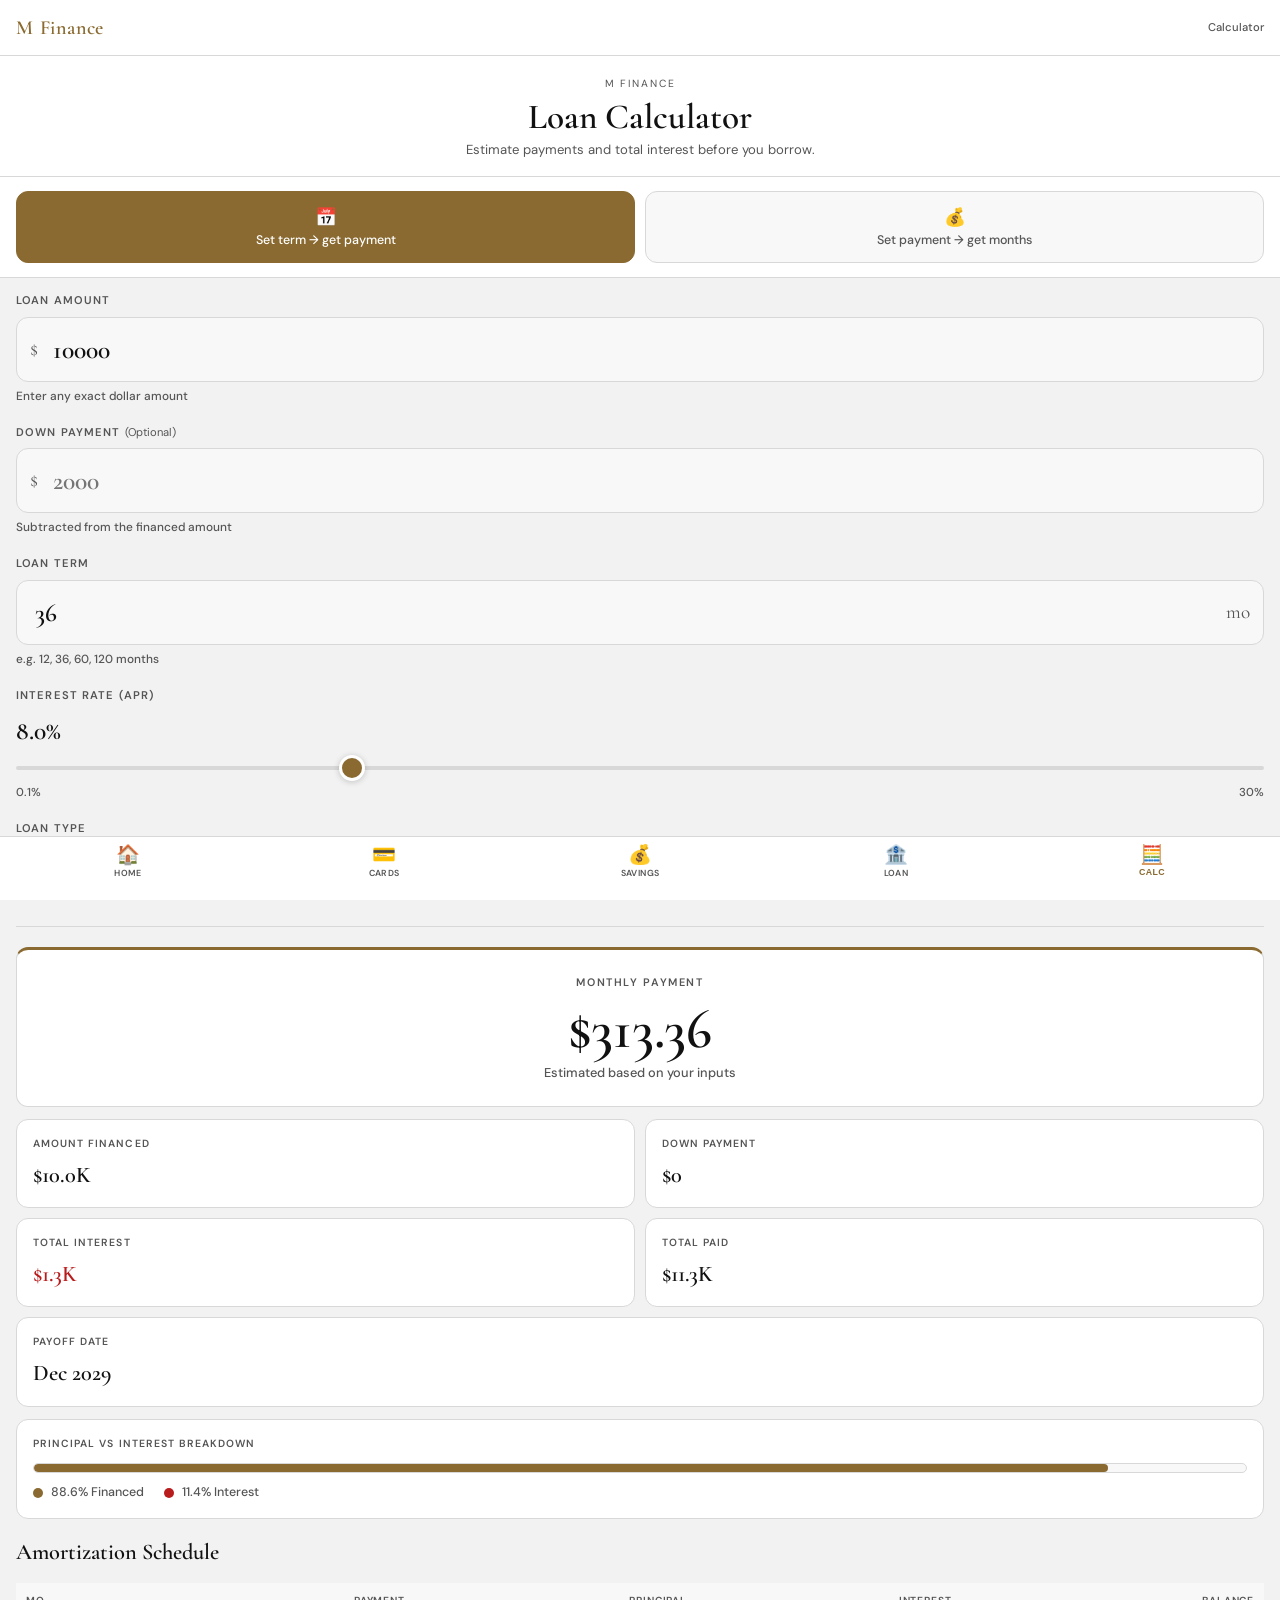
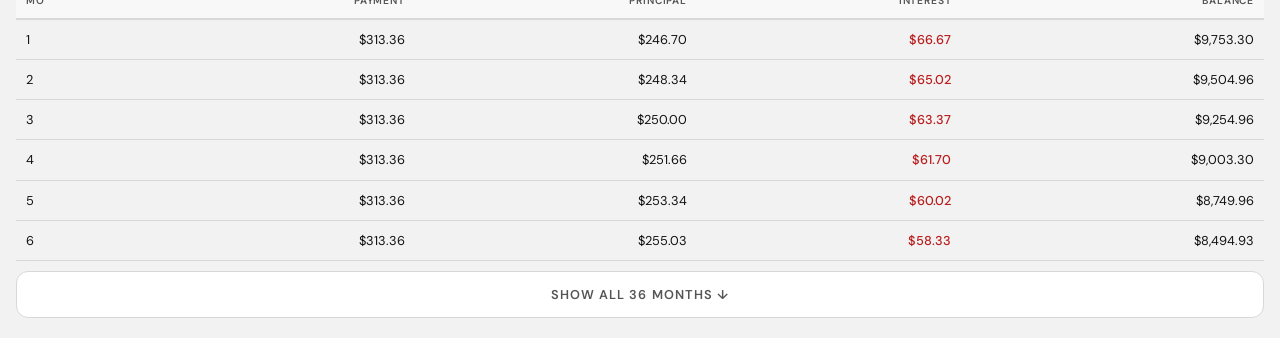
<file: loan-calculator.html>
<!doctype html>
<html lang="en">
  <head>
    <meta charset="UTF-8" />
    <meta
      name="viewport"
      content="width=device-width,initial-scale=1.0,maximum-scale=1.0,user-scalable=no"
    />
    <title>Loan Calculator — M Finance</title>
    <link
      href="https://fonts.googleapis.com/css2?family=Cormorant+Garamond:ital,wght@0,400;0,600;1,400&family=DM+Sans:wght@400;500;600&display=swap"
      rel="stylesheet"
    />
    <style>
      :root {
        --bg: #f2f2f2;
        --surface: #ffffff;
        --surf2: #f8f8f8;
        --border: #d8d8d8;
        --bord2: #bbbbbb;
        --ink: #111111;
        --muted: #555555;
        --muted2: #888888;
        --accent: #8a6a30;
        --acc-dim: rgba(138, 106, 48, 0.08);
        --green: #1a6b3c;
        --grn-dim: rgba(26, 107, 60, 0.07);
        --red: #b91c1c;
        --red-dim: rgba(185, 28, 28, 0.07);
        --nav-h: 56px;
        --bot-h: 64px;
        --r: 12px;
      }
      *,
      *::before,
      *::after {
        box-sizing: border-box;
        margin: 0;
        padding: 0;
      }
      html {
        font-size: 16px;
        -webkit-text-size-adjust: 100%;
      }
      body {
        background: var(--bg);
        color: var(--ink);
        font-family: "DM Sans", sans-serif;
        min-height: 100vh;
        padding-bottom: calc(var(--bot-h)+20px);
        -webkit-font-smoothing: antialiased;
        font-size: 15px;
        line-height: 1.5;
      }

      .top-nav {
        position: sticky;
        top: 0;
        z-index: 200;
        background: var(--surface);
        border-bottom: 1px solid var(--border);
        display: flex;
        align-items: center;
        justify-content: space-between;
        padding: 0 16px;
        height: var(--nav-h);
      }
      .nav-logo {
        font-family: "Cormorant Garamond", serif;
        font-size: 1.25rem;
        font-weight: 600;
        color: var(--accent);
        text-decoration: none;
        letter-spacing: 0.04em;
      }

      .hero {
        background: var(--surface);
        border-bottom: 1px solid var(--border);
        padding: 20px 16px 16px;
        text-align: center;
      }
      .hero-tag {
        font-size: 0.65rem;
        letter-spacing: 0.18em;
        text-transform: uppercase;
        color: var(--muted);
        margin-bottom: 6px;
      }
      .hero h1 {
        font-family: "Cormorant Garamond", serif;
        font-size: 2.2rem;
        font-weight: 600;
        line-height: 1.1;
        color: var(--ink);
        margin-bottom: 4px;
      }
      .hero-sub {
        font-size: 0.82rem;
        color: var(--muted);
      }

      /* Mode toggle */
      .mode-toggle {
        display: grid;
        grid-template-columns: 1fr 1fr;
        gap: 10px;
        padding: 14px 16px;
        background: var(--surface);
        border-bottom: 1px solid var(--border);
      }
      .mode-btn {
        background: var(--surf2);
        border: 1px solid var(--border);
        border-radius: var(--r);
        color: var(--muted);
        font-family: "DM Sans", sans-serif;
        font-size: 0.78rem;
        font-weight: 500;
        padding: 14px 10px;
        cursor: pointer;
        text-align: center;
        transition: all 0.12s;
        -webkit-tap-highlight-color: transparent;
      }
      .mode-btn .mi {
        display: block;
        font-size: 1.1rem;
        margin-bottom: 4px;
      }
      .mode-btn.active {
        background: var(--accent);
        border-color: var(--accent);
        color: #fff;
      }

      /* Inputs */
      .inputs-wrap {
        padding: 14px 16px;
      }
      .input-group {
        margin-bottom: 18px;
      }
      .input-group label {
        display: block;
        font-size: 0.7rem;
        font-weight: 600;
        letter-spacing: 0.1em;
        text-transform: uppercase;
        color: var(--muted);
        margin-bottom: 8px;
      }
      .field-wrap {
        position: relative;
        display: flex;
        align-items: center;
      }
      .field-prefix,
      .field-suffix {
        position: absolute;
        font-family: "Cormorant Garamond", serif;
        font-size: 1.2rem;
        color: var(--muted);
        pointer-events: none;
      }
      .field-prefix {
        left: 14px;
      }
      .field-suffix {
        right: 14px;
      }
      input[type="number"],
      input[type="text"] {
        width: 100%;
        background: var(--surf2);
        border: 1px solid var(--border);
        border-radius: var(--r);
        padding: 16px 18px 16px 36px;
        font-family: "Cormorant Garamond", serif;
        font-size: 1.6rem;
        font-weight: 600;
        color: var(--ink);
        outline: none;
        -webkit-appearance: none;
        transition:
          border-color 0.15s,
          box-shadow 0.15s;
        -moz-appearance: textfield;
      }
      input[type="number"]::-webkit-inner-spin-button {
        -webkit-appearance: none;
      }
      input[type="number"]:focus {
        border-color: var(--accent);
        box-shadow: 0 0 0 3px var(--acc-dim);
      }
      .no-prefix {
        padding-left: 18px;
      }
      .has-suffix {
        padding-right: 48px;
      }
      .hint {
        margin-top: 6px;
        font-size: 0.74rem;
        color: var(--muted);
        font-weight: 500;
      }
      input[type="range"] {
        width: 100%;
        height: 4px;
        appearance: none;
        -webkit-appearance: none;
        background: var(--border);
        outline: none;
        border-radius: 3px;
        cursor: pointer;
        margin-top: 10px;
      }
      input[type="range"]::-webkit-slider-thumb {
        appearance: none;
        -webkit-appearance: none;
        width: 26px;
        height: 26px;
        border-radius: 50%;
        background: var(--accent);
        cursor: pointer;
        border: 3px solid var(--surface);
        box-shadow: 0 1px 6px rgba(0, 0, 0, 0.2);
      }
      .range-labels {
        display: flex;
        justify-content: space-between;
        margin-top: 8px;
        font-size: 0.72rem;
        color: var(--muted);
        font-weight: 500;
      }
      .rate-display {
        font-family: "Cormorant Garamond", serif;
        font-size: 1.6rem;
        font-weight: 600;
        color: var(--ink);
        margin-bottom: 4px;
      }

      /* Loan type toggle */
      .loan-type-toggle {
        display: grid;
        grid-template-columns: repeat(3, 1fr);
        gap: 8px;
        margin-top: 4px;
      }
      .lt-btn {
        padding: 12px 6px;
        border: 1px solid var(--border);
        background: var(--surf2);
        color: var(--muted);
        font-family: "DM Sans", sans-serif;
        font-size: 0.78rem;
        font-weight: 500;
        border-radius: var(--r);
        cursor: pointer;
        text-align: center;
        transition: all 0.12s;
        -webkit-tap-highlight-color: transparent;
      }
      .lt-btn.active {
        border-color: var(--accent);
        background: var(--acc-dim);
        color: var(--accent);
      }

      .input-error {
        border-color: var(--red) !important;
        box-shadow: 0 0 0 3px rgba(185, 28, 28, 0.1) !important;
      }
      .error-msg {
        color: var(--red);
        font-size: 0.74rem;
        font-weight: 500;
        margin-top: 6px;
        display: none;
      }
      .error-msg.visible {
        display: block;
      }

      /* Reverse result */
      .reverse-result {
        background: var(--surf2);
        border: 1px solid var(--border);
        border-left: 3px solid var(--green);
        border-radius: 0 var(--r) var(--r) 0;
        padding: 16px;
        margin-top: 8px;
        display: none;
      }
      .reverse-result.visible {
        display: block;
      }
      .rev-label {
        font-size: 0.68rem;
        font-weight: 600;
        letter-spacing: 0.1em;
        text-transform: uppercase;
        color: var(--green);
        margin-bottom: 6px;
      }
      .rev-value {
        font-family: "Cormorant Garamond", serif;
        font-size: 2rem;
        font-weight: 600;
        color: var(--green);
        line-height: 1;
        margin-bottom: 4px;
      }
      .rev-sub {
        font-size: 0.8rem;
        color: var(--muted);
        font-weight: 500;
      }
      .rev-warning {
        margin-top: 8px;
        font-size: 0.76rem;
        color: var(--red);
        font-weight: 500;
        display: none;
      }
      .rev-warning.visible {
        display: block;
      }

      /* Results */
      .results-wrap {
        padding: 0 16px;
      }
      .monthly-hero {
        background: var(--surface);
        border: 1px solid var(--border);
        border-top: 3px solid var(--accent);
        border-radius: var(--r);
        padding: 24px;
        text-align: center;
        margin-bottom: 12px;
      }
      .monthly-label {
        font-size: 0.68rem;
        font-weight: 600;
        letter-spacing: 0.15em;
        text-transform: uppercase;
        color: var(--muted);
        margin-bottom: 10px;
      }
      .monthly-amount {
        font-family: "Cormorant Garamond", serif;
        font-size: 3.5rem;
        font-weight: 600;
        color: var(--ink);
        line-height: 1;
        margin-bottom: 6px;
      }
      .monthly-sub {
        font-size: 0.8rem;
        color: var(--muted);
        font-weight: 500;
      }

      .breakdown-grid {
        display: grid;
        grid-template-columns: 1fr 1fr;
        gap: 10px;
        margin-bottom: 12px;
      }
      .bkd-box {
        background: var(--surface);
        border: 1px solid var(--border);
        border-radius: var(--r);
        padding: 16px;
      }
      .bkd-label {
        font-size: 0.65rem;
        font-weight: 600;
        letter-spacing: 0.1em;
        text-transform: uppercase;
        color: var(--muted);
        margin-bottom: 6px;
      }
      .bkd-value {
        font-family: "Cormorant Garamond", serif;
        font-size: 1.4rem;
        font-weight: 600;
        color: var(--ink);
      }
      .bkd-box.highlight .bkd-value {
        color: var(--red);
      }

      .amort-section {
        background: var(--surface);
        border: 1px solid var(--border);
        border-radius: var(--r);
        padding: 16px;
        margin-bottom: 16px;
      }
      .amort-title {
        font-size: 0.65rem;
        font-weight: 600;
        letter-spacing: 0.1em;
        text-transform: uppercase;
        color: var(--muted);
        margin-bottom: 12px;
      }
      .amort-bar-wrap {
        height: 10px;
        background: var(--surf2);
        border: 1px solid var(--border);
        border-radius: 6px;
        overflow: hidden;
        margin-bottom: 10px;
      }
      .amort-bar-p {
        height: 100%;
        background: var(--accent);
        border-radius: 6px;
        transition: width 0.5s ease;
      }
      .amort-legend {
        display: flex;
        gap: 20px;
      }
      .leg-item {
        display: flex;
        align-items: center;
        gap: 8px;
        font-size: 0.78rem;
        color: var(--muted);
        font-weight: 500;
      }
      .leg-dot {
        width: 10px;
        height: 10px;
        border-radius: 50%;
      }

      /* Schedule */
      .schedule-wrap {
        padding: 0 16px 20px;
      }
      .schedule-title {
        font-family: "Cormorant Garamond", serif;
        font-size: 1.4rem;
        font-weight: 600;
        color: var(--ink);
        margin-bottom: 14px;
      }
      .tbl-scroll {
        overflow-x: auto;
      }
      table {
        width: 100%;
        border-collapse: collapse;
      }
      thead th {
        font-size: 0.64rem;
        font-weight: 600;
        letter-spacing: 0.08em;
        text-transform: uppercase;
        color: var(--muted);
        text-align: right;
        padding: 10px 10px;
        border-bottom: 2px solid var(--border);
        background: var(--surf2);
        white-space: nowrap;
      }
      thead th:first-child {
        text-align: left;
      }
      tbody td {
        font-size: 0.8rem;
        text-align: right;
        padding: 10px;
        border-bottom: 1px solid var(--border);
        color: var(--ink);
      }
      tbody td:first-child {
        text-align: left;
      }
      tbody td.int-cell {
        color: var(--red);
        font-weight: 500;
      }
      tbody tr:hover td {
        background: var(--surf2);
      }
      .show-more-btn {
        display: block;
        width: 100%;
        margin-top: 10px;
        padding: 14px;
        background: var(--surface);
        border: 1px solid var(--border);
        color: var(--muted);
        font-family: "DM Sans", sans-serif;
        font-size: 0.8rem;
        font-weight: 600;
        letter-spacing: 0.08em;
        text-transform: uppercase;
        cursor: pointer;
        border-radius: var(--r);
        -webkit-tap-highlight-color: transparent;
      }

      /* Bottom nav */
      .bottom-nav {
        position: fixed;
        bottom: 0;
        left: 0;
        right: 0;
        z-index: 200;
        background: var(--surface);
        border-top: 1px solid var(--border);
        height: var(--bot-h);
        display: flex;
        align-items: flex-start;
        padding-top: 8px;
        padding-bottom: env(safe-area-inset-bottom);
      }
      .bn-item {
        flex: 1;
        display: flex;
        flex-direction: column;
        align-items: center;
        gap: 3px;
        text-decoration: none;
        cursor: pointer;
        -webkit-tap-highlight-color: transparent;
        border: none;
        background: transparent;
        padding: 0;
      }
      .bn-icon {
        font-size: 1.2rem;
        line-height: 1;
      }
      .bn-lbl {
        font-size: 0.55rem;
        font-weight: 600;
        letter-spacing: 0.04em;
        text-transform: uppercase;
        color: var(--muted);
      }
      .bn-item.active .bn-lbl {
        color: var(--accent);
      }

      .sec-divider {
        height: 1px;
        background: var(--border);
        margin: 8px 16px 20px;
      }
    </style>
  </head>
  <body>
    <nav class="top-nav">
      <a href="index.html" class="nav-logo">M Finance</a>
      <span style="font-size: 0.7rem; color: var(--muted); font-weight: 500"
        >Calculator</span
      >
    </nav>

    <div class="hero">
      <div class="hero-tag">M Finance</div>
      <h1>Loan Calculator</h1>
      <p class="hero-sub">
        Estimate payments and total interest before you borrow.
      </p>
    </div>

    <!-- MODE TOGGLE -->
    <div class="mode-toggle">
      <button
        class="mode-btn active"
        id="mode-standard"
        onclick="setMode('standard')"
      >
        <span class="mi">📅</span>Set term → get payment
      </button>
      <button class="mode-btn" id="mode-reverse" onclick="setMode('reverse')">
        <span class="mi">💰</span>Set payment → get months
      </button>
    </div>

    <!-- INPUTS -->
    <div class="inputs-wrap">
      <div class="input-group">
        <label>Loan Amount</label>
        <div class="field-wrap">
          <input
            type="number"
            id="loan-amount"
            min="100"
            max="10000000"
            step="100"
            value="10000"
            oninput="calculate()"
            placeholder="10000"
          />
          <span class="field-prefix">$</span>
        </div>
        <div class="error-msg" id="amount-error">
          Enter a valid amount (min $100)
        </div>
        <p class="hint">Enter any exact dollar amount</p>
      </div>

      <div class="input-group">
        <label
          >Down Payment
          <span
            style="
              font-weight: 400;
              text-transform: none;
              letter-spacing: 0;
              color: var(--muted);
            "
            >(Optional)</span
          ></label
        >
        <div class="field-wrap">
          <input
            type="number"
            id="down-payment"
            min="0"
            max="10000000"
            step="100"
            value=""
            oninput="calculate()"
            placeholder="2000"
          />
          <span class="field-prefix">$</span>
        </div>
        <div class="error-msg" id="down-error">
          Down payment can't exceed the loan amount
        </div>
        <p class="hint">Subtracted from the financed amount</p>
      </div>

      <div class="input-group" id="term-group">
        <label>Loan Term</label>
        <div class="field-wrap">
          <input
            type="number"
            id="loan-term"
            min="1"
            max="600"
            step="1"
            value="36"
            oninput="calculate()"
            placeholder="36"
            class="no-prefix has-suffix"
            style="padding-left: 18px"
          />
          <span class="field-suffix">mo</span>
        </div>
        <div class="error-msg" id="term-error">
          Enter a term between 1–600 months
        </div>
        <p class="hint">e.g. 12, 36, 60, 120 months</p>
      </div>

      <div class="input-group" id="payment-group" style="display: none">
        <label>Monthly Payment I Can Afford</label>
        <div class="field-wrap">
          <input
            type="number"
            id="target-payment"
            min="1"
            step="1"
            value=""
            oninput="calculate()"
            placeholder="300"
          />
          <span class="field-prefix">$</span>
        </div>
        <div class="error-msg" id="payment-error">
          Payment must exceed monthly interest
        </div>
        <div class="reverse-result" id="reverse-result">
          <div class="rev-label">Months to Pay Off</div>
          <div class="rev-value" id="rev-months">—</div>
          <div class="rev-sub" id="rev-years-sub"></div>
        </div>
        <div class="rev-warning" id="rev-warning">
          Payment too low — increase it to cover monthly interest.
        </div>
      </div>

      <div class="input-group">
        <label>Interest Rate (APR)</label>
        <div class="rate-display"><span id="display-rate">8</span>%</div>
        <input
          type="range"
          id="interest-rate"
          min="0.1"
          max="30"
          step="0.1"
          value="8"
          oninput="calculate()"
        />
        <div class="range-labels"><span>0.1%</span><span>30%</span></div>
      </div>

      <div class="input-group">
        <label>Loan Type</label>
        <div class="loan-type-toggle">
          <button class="lt-btn active" onclick="setType(this, 8)">
            Personal
          </button>
          <button class="lt-btn" onclick="setType(this, 5)">Auto</button>
          <button class="lt-btn" onclick="setType(this, 15)">Business</button>
        </div>
      </div>
    </div>

    <div class="sec-divider"></div>

    <!-- RESULTS -->
    <div class="results-wrap">
      <div class="monthly-hero">
        <div class="monthly-label">Monthly Payment</div>
        <div class="monthly-amount" id="monthly-payment">$0.00</div>
        <div class="monthly-sub" id="monthly-sub">
          Estimated based on your inputs
        </div>
      </div>

      <div class="breakdown-grid">
        <div class="bkd-box">
          <div class="bkd-label">Amount Financed</div>
          <div class="bkd-value" id="total-principal">$0</div>
        </div>
        <div class="bkd-box">
          <div class="bkd-label">Down Payment</div>
          <div class="bkd-value" id="down-payment-total">$0</div>
        </div>
        <div class="bkd-box highlight">
          <div class="bkd-label">Total Interest</div>
          <div class="bkd-value" id="total-interest">$0</div>
        </div>
        <div class="bkd-box">
          <div class="bkd-label">Total Paid</div>
          <div class="bkd-value" id="total-cost">$0</div>
        </div>
        <div class="bkd-box" style="grid-column: 1/-1">
          <div class="bkd-label">Payoff Date</div>
          <div class="bkd-value" id="payoff-date">—</div>
        </div>
      </div>

      <div class="amort-section">
        <div class="amort-title">Principal vs Interest Breakdown</div>
        <div class="amort-bar-wrap">
          <div class="amort-bar-p" id="amort-bar" style="width: 50%"></div>
        </div>
        <div class="amort-legend">
          <div class="leg-item">
            <div class="leg-dot" style="background: var(--accent)"></div>
            <span id="principal-pct">— Financed</span>
          </div>
          <div class="leg-item">
            <div class="leg-dot" style="background: var(--red)"></div>
            <span id="interest-pct">— Interest</span>
          </div>
        </div>
      </div>
    </div>

    <div class="schedule-wrap">
      <div class="schedule-title">Amortization Schedule</div>
      <div class="tbl-scroll">
        <table>
          <thead>
            <tr>
              <th>Mo</th>
              <th>Payment</th>
              <th>Principal</th>
              <th>Interest</th>
              <th>Balance</th>
            </tr>
          </thead>
          <tbody id="schedule-body"></tbody>
        </table>
      </div>
      <button
        class="show-more-btn"
        id="show-more-btn"
        onclick="toggleSchedule()"
      >
        Show All Months ↓
      </button>
    </div>

    <!-- BOTTOM NAV -->
    <nav class="bottom-nav">
      <a href="index.html" class="bn-item"
        ><div class="bn-icon">🏠</div>
        <div class="bn-lbl">Home</div></a
      >
      <a href="my-cards.html" class="bn-item"
        ><div class="bn-icon">💳</div>
        <div class="bn-lbl">Cards</div></a
      >
      <a href="savings.html" class="bn-item"
        ><div class="bn-icon">💰</div>
        <div class="bn-lbl">Savings</div></a
      >
      <a href="home-calculator.html" class="bn-item"
        ><div class="bn-icon">🏦</div>
        <div class="bn-lbl">Loan</div></a
      >
      <button class="bn-item active">
        <div class="bn-icon">🧮</div>
        <div class="bn-lbl">Calc</div>
      </button>
    </nav>

    <script>
      let showAll = false,
        fullSchedule = [],
        currentMode = "standard";
      function fmt(n) {
        return "$" + n.toFixed(2).replace(/\B(?=(\d{3})+(?!\d))/g, ",");
      }
      function fmtShort(n) {
        if (n >= 1000000) return "$" + (n / 1000000).toFixed(2) + "M";
        if (n >= 1000) return "$" + (n / 1000).toFixed(1) + "K";
        return "$" + Math.round(n);
      }
      const $ = (id) => document.getElementById(id);

      function setMode(mode) {
        currentMode = mode;
        $("term-group").style.display = mode === "standard" ? "block" : "none";
        $("payment-group").style.display =
          mode === "reverse" ? "block" : "none";
        $("mode-standard").classList.toggle("active", mode === "standard");
        $("mode-reverse").classList.toggle("active", mode === "reverse");
        calculate();
      }
      function setType(btn, rate) {
        document
          .querySelectorAll(".lt-btn")
          .forEach((b) => b.classList.remove("active"));
        btn.classList.add("active");
        $("interest-rate").value = rate;
        calculate();
      }
      function updateSub(financed, down) {
        const sub = $("monthly-sub");
        if (financed <= 0 && down > 0) {
          sub.textContent = "No financing needed after your down payment";
          return;
        }
        if (down > 0) {
          sub.textContent = `Based on ${fmt(financed)} financed after ${fmt(down)} down`;
          return;
        }
        sub.textContent = "Estimated based on your inputs";
      }
      function setBreakdown(P, dp, totalInt, totalPaid, payoffText) {
        $("total-principal").textContent = fmtShort(P);
        $("down-payment-total").textContent = fmtShort(dp);
        $("total-interest").textContent = fmtShort(totalInt);
        $("total-cost").textContent = fmtShort(totalPaid);
        $("payoff-date").textContent = payoffText;
      }
      function setAmort(P, totalInt, total) {
        if (!total || total <= 0) {
          $("amort-bar").style.width = "0%";
          $("principal-pct").textContent = "0% Financed";
          $("interest-pct").textContent = "0% Interest";
          return;
        }
        const fp = ((P / total) * 100).toFixed(1),
          ip = ((totalInt / total) * 100).toFixed(1);
        $("amort-bar").style.width = fp + "%";
        $("principal-pct").textContent = fp + "% Financed";
        $("interest-pct").textContent = ip + "% Interest";
      }
      function renderPaidInFull(total, dp) {
        $("reverse-result").classList.remove("visible");
        $("rev-warning").classList.remove("visible");
        if (currentMode === "reverse") {
          $("rev-months").textContent = "0 months";
          $("rev-years-sub").textContent = "No financing needed";
          $("reverse-result").classList.add("visible");
        }
        $("monthly-payment").textContent = fmt(0);
        setBreakdown(0, dp, 0, total, "Paid upfront");
        setAmort(0, 0, 0);
        fullSchedule = [];
        renderSchedule();
      }
      function calculate() {
        const amountEl = $("loan-amount"),
          amountErr = $("amount-error");
        const downEl = $("down-payment"),
          downErr = $("down-error");
        const totalAmount = parseFloat(amountEl.value),
          downPayment = downEl.value === "" ? 0 : parseFloat(downEl.value);
        const annualRate = parseFloat($("interest-rate").value);
        $("display-rate").textContent = annualRate.toFixed(1);
        if (!totalAmount || totalAmount < 100 || isNaN(totalAmount)) {
          amountEl.classList.add("input-error");
          amountErr.classList.add("visible");
          return;
        } else {
          amountEl.classList.remove("input-error");
          amountErr.classList.remove("visible");
        }
        if (
          isNaN(downPayment) ||
          downPayment < 0 ||
          downPayment > totalAmount
        ) {
          downEl.classList.add("input-error");
          downErr.classList.add("visible");
          return;
        } else {
          downEl.classList.remove("input-error");
          downErr.classList.remove("visible");
        }
        const financed = Math.max(0, totalAmount - downPayment);
        updateSub(financed, downPayment);
        if (financed === 0) {
          renderPaidInFull(totalAmount, downPayment);
          return;
        }
        const r = annualRate / 100 / 12;
        if (currentMode === "reverse") calcReverse(financed, r, downPayment);
        else calcStandard(financed, r, downPayment);
      }
      function calcStandard(P, r, dp) {
        const termEl = $("loan-term"),
          termErr = $("term-error");
        const n = parseInt(termEl.value);
        if (!n || n < 1 || n > 600 || isNaN(n)) {
          termEl.classList.add("input-error");
          termErr.classList.add("visible");
          return;
        } else {
          termEl.classList.remove("input-error");
          termErr.classList.remove("visible");
        }
        const monthly =
          r === 0
            ? P / n
            : (P * (r * Math.pow(1 + r, n))) / (Math.pow(1 + r, n) - 1);
        const totalLoan = monthly * n,
          totalInt = totalLoan - P,
          totalPaid = totalLoan + dp;
        $("monthly-payment").textContent = fmt(monthly);
        const payoff = new Date();
        payoff.setMonth(payoff.getMonth() + n);
        setBreakdown(
          P,
          dp,
          totalInt,
          totalPaid,
          payoff.toLocaleDateString("en-US", {
            month: "short",
            year: "numeric",
          }),
        );
        setAmort(P, totalInt, totalLoan);
        fullSchedule = [];
        let balance = P;
        for (let i = 1; i <= n; i++) {
          const ip = balance * r,
            pp = monthly - ip;
          balance -= pp;
          fullSchedule.push({
            month: i,
            payment: monthly,
            principal: pp,
            interest: ip,
            balance: Math.max(0, balance),
          });
        }
        renderSchedule();
      }
      function calcReverse(P, r, dp) {
        const payEl = $("target-payment"),
          payErr = $("payment-error");
        const revRes = $("reverse-result"),
          revWarn = $("rev-warning");
        const M = parseFloat(payEl.value);
        if (!M || M <= 0 || isNaN(M)) {
          payEl.classList.remove("input-error");
          payErr.classList.remove("visible");
          revRes.classList.remove("visible");
          revWarn.classList.remove("visible");
          $("monthly-payment").textContent = fmt(M || 0);
          $("total-principal").textContent = fmtShort(P);
          $("down-payment-total").textContent = fmtShort(dp);
          ["total-interest", "total-cost", "payoff-date"].forEach(
            (id) => ($(id).textContent = "—"),
          );
          $("amort-bar").style.width = "50%";
          $("principal-pct").textContent = "— Financed";
          $("interest-pct").textContent = "— Interest";
          $("schedule-body").innerHTML = "";
          $("show-more-btn").style.display = "none";
          return;
        }
        if (r > 0 && M <= P * r) {
          payEl.classList.add("input-error");
          payErr.classList.add("visible");
          revRes.classList.remove("visible");
          revWarn.classList.add("visible");
          return;
        } else {
          payEl.classList.remove("input-error");
          payErr.classList.remove("visible");
          revWarn.classList.remove("visible");
        }
        let n =
          r === 0
            ? Math.ceil(P / M)
            : Math.ceil(-Math.log(1 - (P * r) / M) / Math.log(1 + r));
        let balance = P,
          actualTotal = 0;
        for (let i = 1; i <= n; i++) {
          const ip = balance * r,
            pp = Math.min(M - ip, balance);
          balance -= pp;
          actualTotal += pp + ip;
          if (balance <= 0.005) {
            n = i;
            break;
          }
        }
        const totalInt = actualTotal - P,
          years = Math.floor(n / 12),
          months = n % 12;
        let ys =
          years > 0 && months > 0
            ? `${years} yr ${months} mo`
            : years > 0
              ? `${years} year${years > 1 ? "s" : ""}`
              : ` ${months} month${months > 1 ? "s" : ""}`;
        $("rev-months").textContent = n + " months";
        $("rev-years-sub").textContent = ys;
        revRes.classList.add("visible");
        $("monthly-payment").textContent = fmt(M);
        const payoff = new Date();
        payoff.setMonth(payoff.getMonth() + n);
        setBreakdown(
          P,
          dp,
          totalInt,
          actualTotal + dp,
          payoff.toLocaleDateString("en-US", {
            month: "short",
            year: "numeric",
          }),
        );
        setAmort(P, totalInt, actualTotal);
        fullSchedule = [];
        balance = P;
        for (let i = 1; i <= n; i++) {
          const ip = balance * r,
            pp = Math.min(M - ip, balance),
            payment = pp + ip;
          balance -= pp;
          fullSchedule.push({
            month: i,
            payment,
            principal: pp,
            interest: ip,
            balance: Math.max(0, balance),
          });
          if (balance <= 0.005) break;
        }
        renderSchedule();
      }
      function renderSchedule() {
        const rows = showAll ? fullSchedule : fullSchedule.slice(0, 6);
        $("schedule-body").innerHTML = rows
          .map(
            (r) =>
              `<tr><td>${r.month}</td><td>${fmt(r.payment)}</td><td>${fmt(r.principal)}</td><td class="int-cell">${fmt(r.interest)}</td><td>${fmt(r.balance)}</td></tr>`,
          )
          .join("");
        const btn = $("show-more-btn");
        if (fullSchedule.length <= 6) {
          btn.style.display = "none";
          return;
        }
        btn.style.display = "block";
        btn.textContent = showAll
          ? "Show Less ↑"
          : `Show All ${fullSchedule.length} Months ↓`;
      }
      function toggleSchedule() {
        showAll = !showAll;
        renderSchedule();
      }
      calculate();
    </script>
  </body>
</html>
</file>
